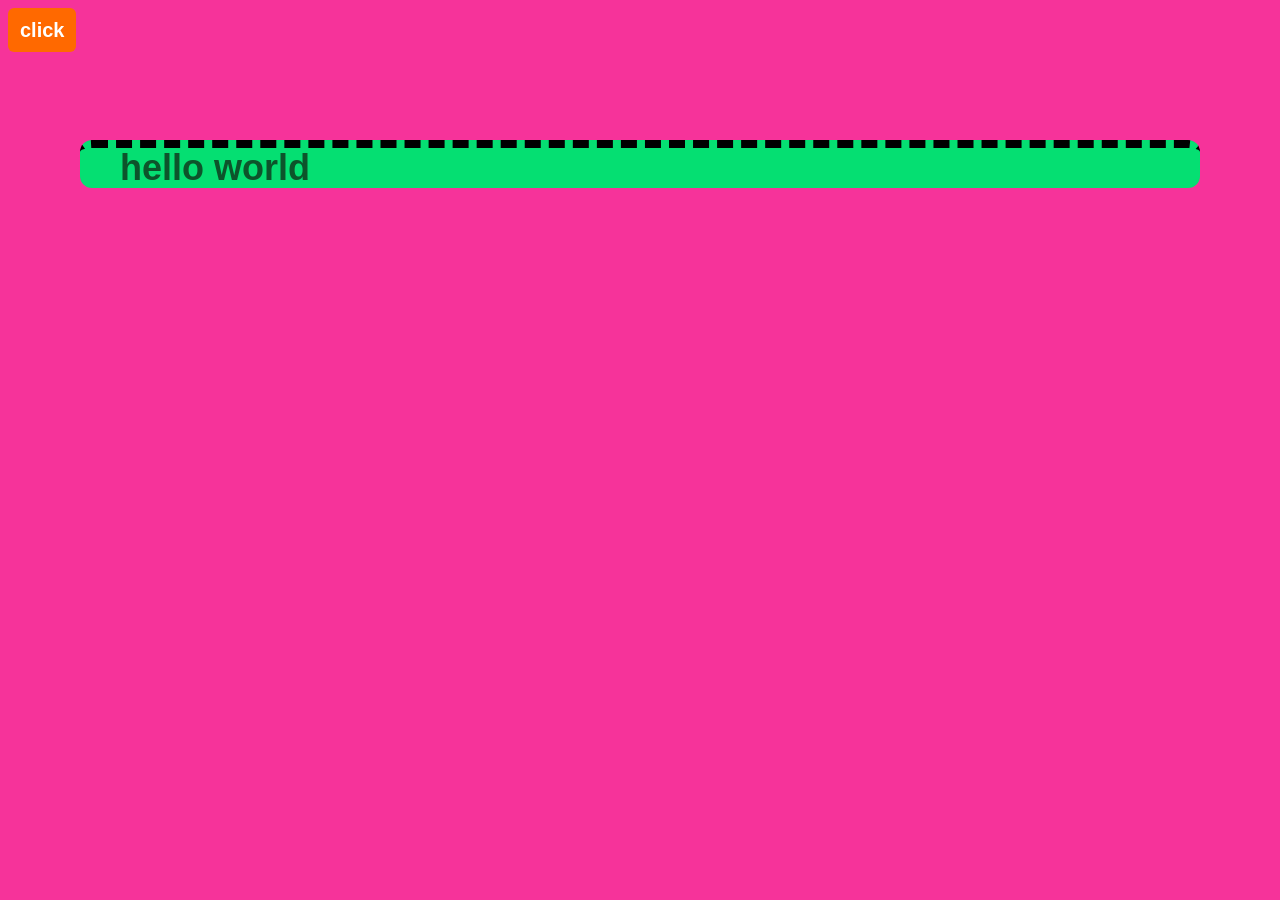
<file: tailwind/src/html/index.html>
<!DOCTYPE html>
<html lang="en">
<head>
    <link rel="stylesheet" href="../output.css">
    <meta charset="UTF-8">
    <meta name="viewport" content="width=device-width, initial-scale=1.0">
    <title>Document</title>
</head>
<body class=" bg-pink-500">
    <button 
     class="big bg-orange-500 px-3 py-2 rounded-md font-semibold text-white text-xl hover:shadow-2xl shadow-orange-500 hover:big-orange-400 m-2 hover:-translate-0.5">
     click
        
    </button>
    <p class="text-4xl font-black text-green-900 big bg-green-400 px-10 border-t-8 border-black border-dashed ml-20 mt-20 mr-20 rounded-xl"> hello world</p>
    
</body>
</html>
</file>
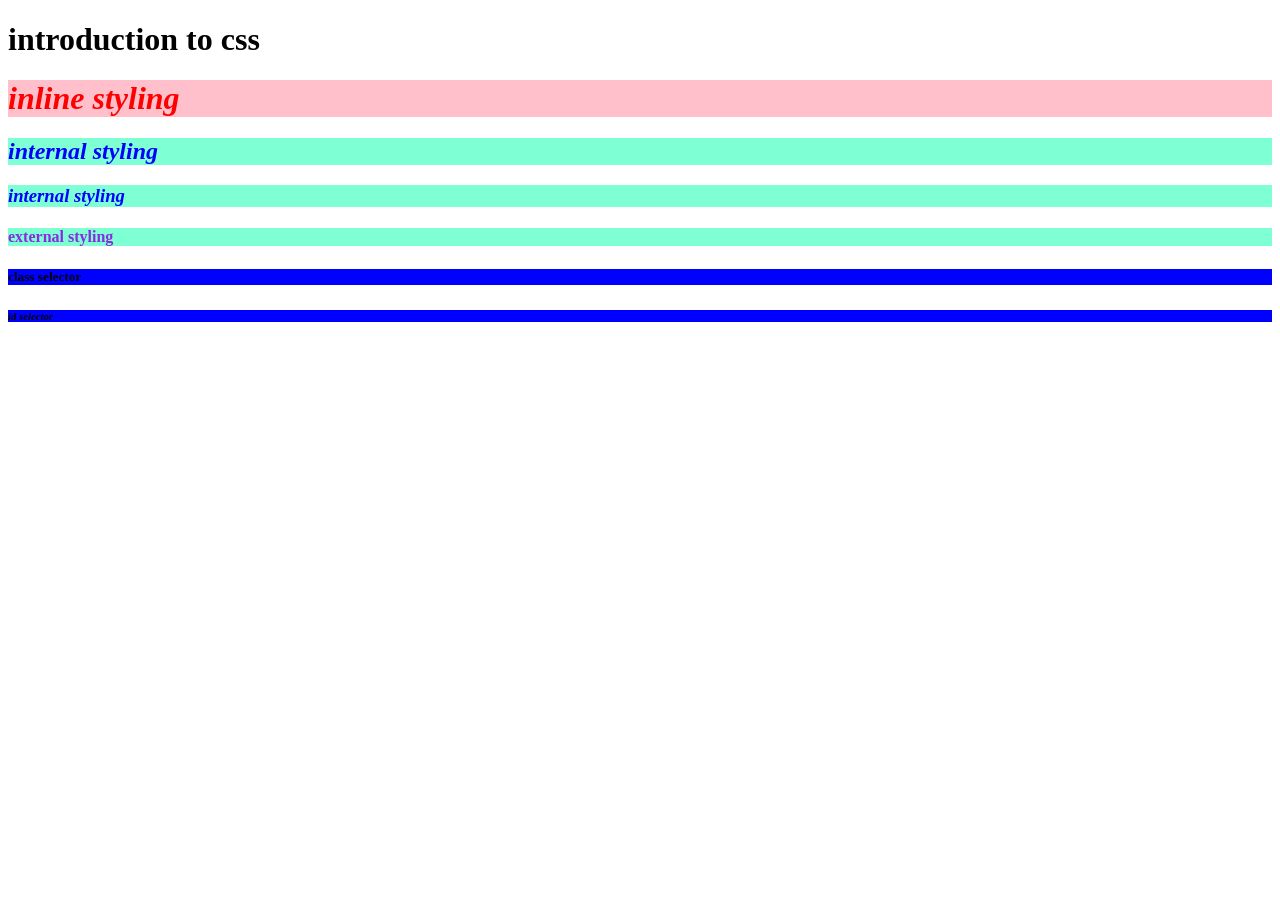
<file: html/cssintro.html>
<!DOCTYPE html>
<html lang="en">

<head>
    <link rel="stylesheet" href="/css/style.css">
    <meta charset="UTF-8">
    <meta name="viewport" content="width=device-width, initial-scale=1.0">
    <title>Document</title>
    <style>
        h3{
            background-color: aquamarine;
            color: blue;
            font-style: italic;

        }
        h2 {
            background-color: aquamarine;
            color: blue;
            font-style: italic;

        }
    </style>
</head>

<body>
    <h1> introduction to css </h1>
    <h1 style="background-color: pink; color: red; font-style: italic; "> inline styling </hl>
        <h2> internal styling </h2>
        <h3> internal styling </h3>
        <h4> external styling </h4>
        <h5 class="larissa"> class selector </h5>
        <h6 id="larissa"> id selector </h6>

</body>

</html>
</file>
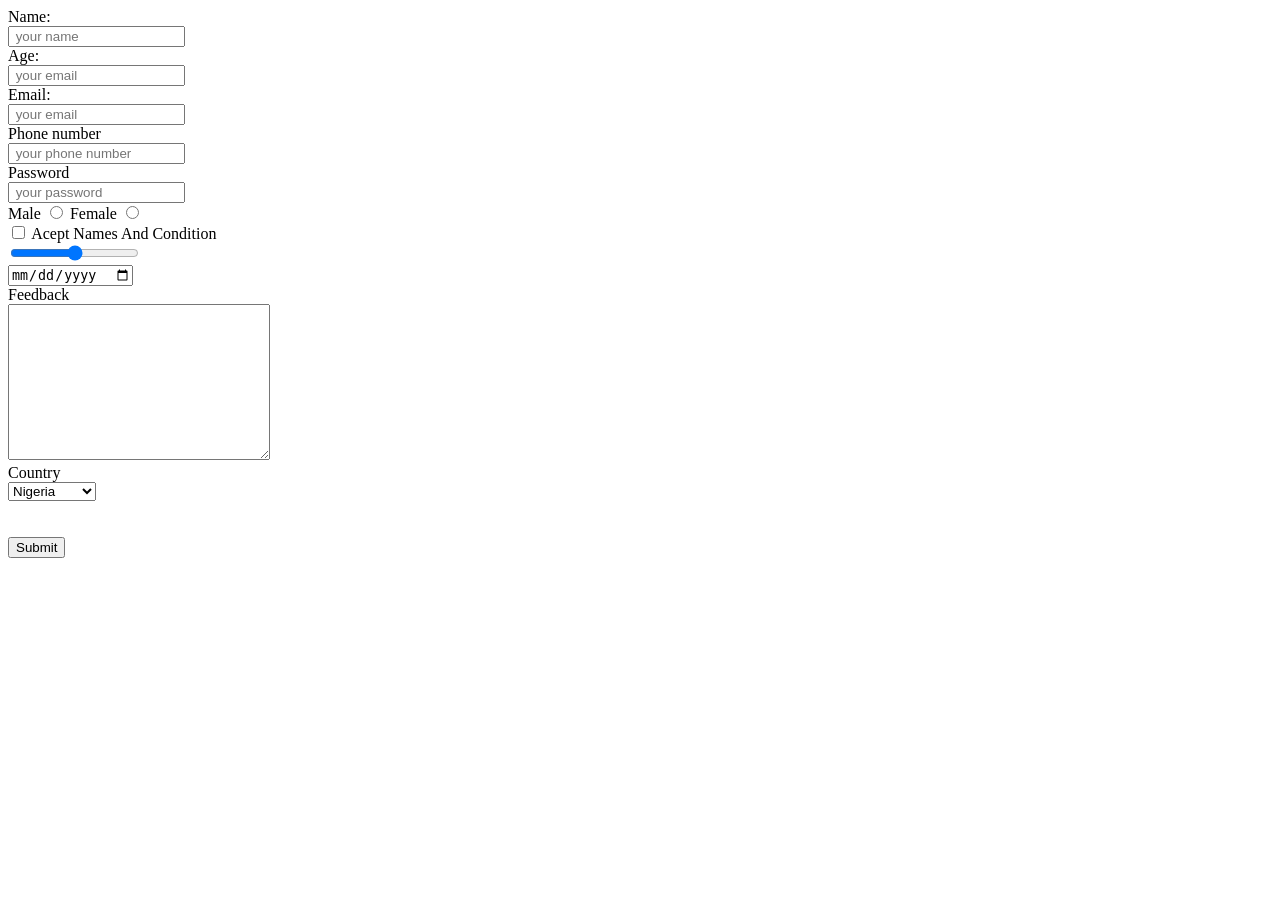
<file: html/forms.html>
<!DOCTYPE html>
<html lang="en">

<head>
    <meta charset="UTF-8">
    <meta name="viewport" content="width=device-width, initial-scale=1.0">
    <title>Document</title>
</head>

<body>
    <form action="">
        <div>
            <label for=""> Name: </label> <br>
            <input type="text" placeholder=" your name">
        </div>
        <div>
            <label for=""> Age: </label> <br>
            <input type="text" placeholder=" your email ">
        </div>
        <div>
            <label for=""> Email: </label> <br>
            <input type="text" placeholder=" your email">
        </div>
        <div>
            <label for=""> Phone number </label> <br> 
            <input type="text" placeholder=" your phone number">
            <div>
                <label for="">Password</label> <br>
                <input type="password" placeholder=" your password ">
            </div>
        </div>
        <div> 
            <label for=""> Male </label>
            <input type="radio" name="gender">
            <label for=""> Female </label>
            <input type="radio" name="gender">
        </div>
         <div>
            <input type="checkbox">
            <label for=""> Acept Names And Condition </label>
        </div>
        <div>
            <input type="Range"> <br>
            <input type="date">
        </div>
        <div>
            <label for="">Feedback</label> <br>
            <textarea name="" id="" cols="30" rows="10"></textarea>
        </div>
        <div>
            <label for="">Country</label> <br> 
            <select name="" id="">
                <option value="">Nigeria</option>
                <option value="">Togo</option>
                <option value="">Ghana</option>
                <option value="">Mali</option>
                <option value="">Bukinafaso</option>
            </select>
        </div>
        <br>
        <br>
        <input type="submit">
    </form>


</body>

</html>
</file>
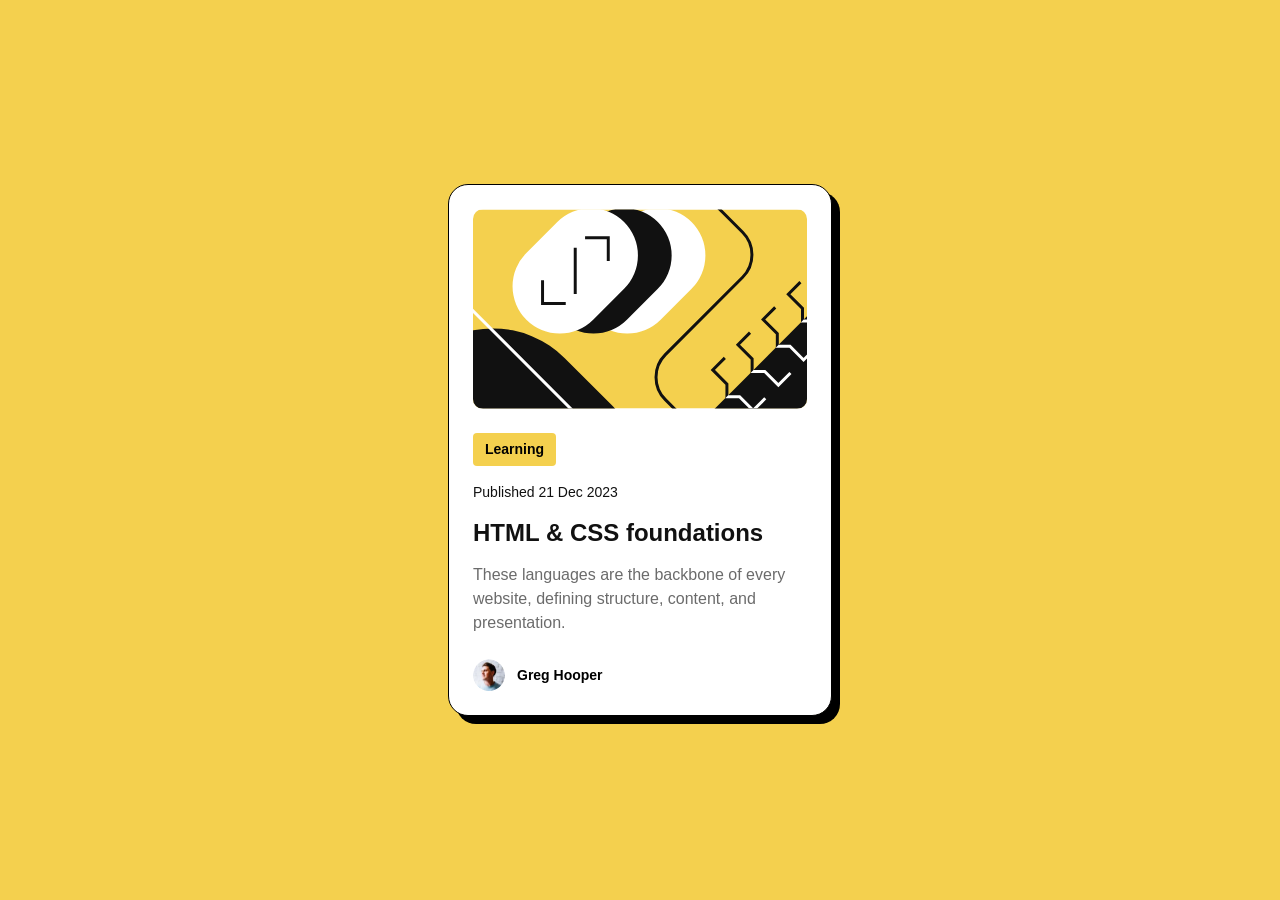
<file: tailwind/src/html/blog.html>
<!DOCTYPE html>
<html lang="en">
<head>
    <link rel="stylesheet" href="../output.css">
    <meta charset="UTF-8">
    <meta name="viewport" content="width=device-width, initial-scale=1.0">
    <title>Document</title>
</head>
<body class="min-h-screen bg-[#F4D04E] flex items-center justify-center p-6">

  <div
    class="w-full max-w-[384px] bg-white border-[1.5px] border-black rounded-[20px] p-6 shadow-[8px_8px_0px_#000]"
  >

    <div class="w-full h-[200px] overflow-hidden rounded-[10px] mb-6">
      <img
        src="../asset/images/illustration-article.svg"
        alt="HTML and CSS illustration"
        class="w-full h-full object-cover"
      >
    </div>

    <div class="mb-4">
      <span
        class="inline-block bg-[#F4D04E] px-3 py-1.5 rounded-[4px] text-[14px] font-extrabold text-black"
      >
        Learning
      </span>
    </div>

    <p class="text-[14px] font-medium text-[#111] mb-4">
      Published 21 Dec 2023
    </p>

    <h1
      class="text-[24px] leading-[1.2] font-extrabold text-[#111] mb-4"
    >
      HTML & CSS foundations
    </h1>

    <p
      class="text-[16px] leading-[1.5] text-[#6B6B6B] mb-6"
    >
      These languages are the backbone of every
      website, defining structure, content, and
      presentation.
    </p>

    <div class="flex items-center gap-3">

      <img
        src="../asset/images/image-avatar.webp"
        alt="Greg Hooper"
        class="w-8 h-8 rounded-full object-cover"
      >

      <p class="text-[14px] font-extrabold text-black">
        Greg Hooper
      </p>

    </div>

  </div>

</body>
</html>
</file>
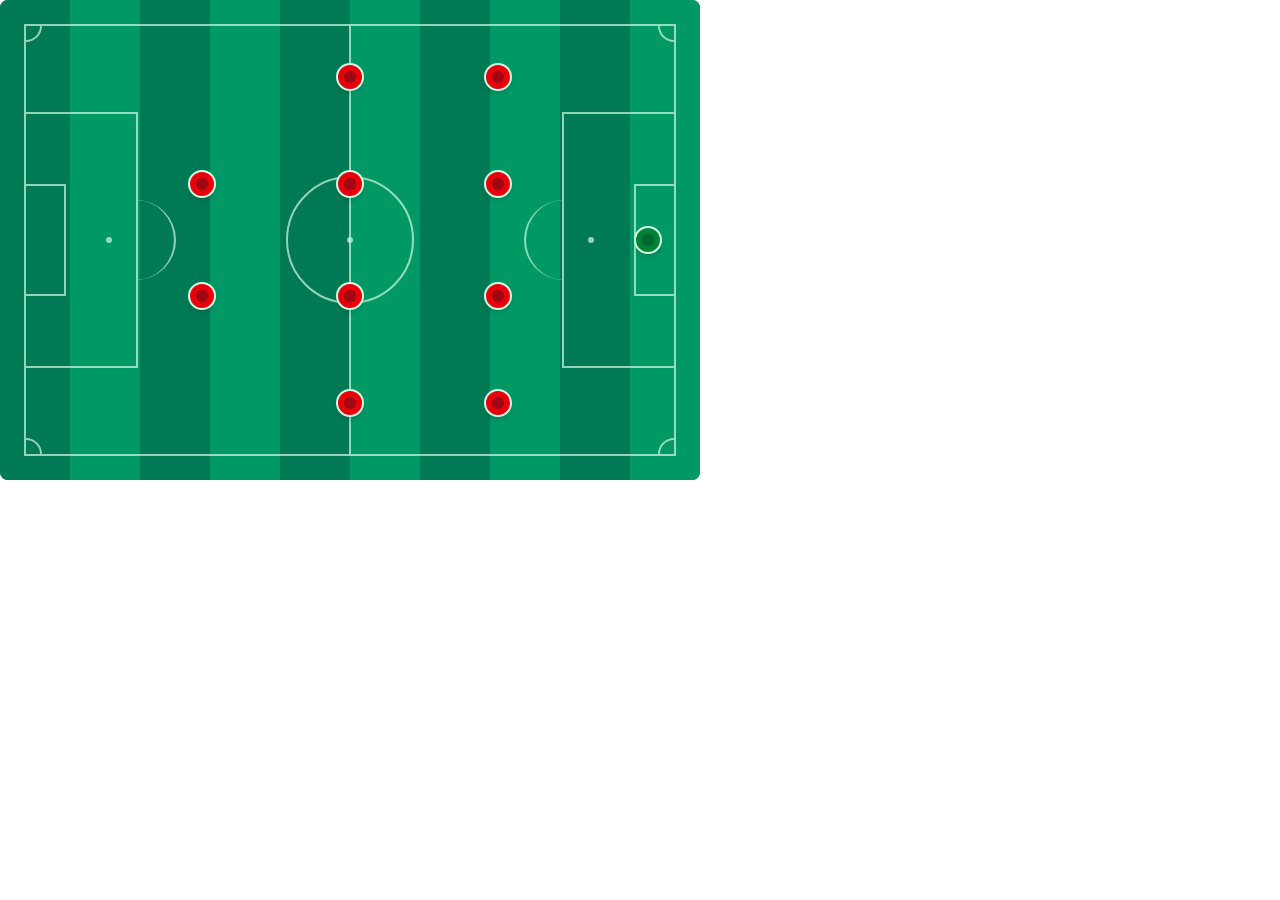
<file: tailwind/src/html/field.html>
<!DOCTYPE html>
<html lang="en">
<head>
  <link rel="stylesheet" href="../output.css">
  <meta charset="UTF-8">
  <meta name="viewport" content="width=device-width, initial-scale=1.0">
  <title>Document</title>
</head>
<body>
  
<div class="relative w-[700px] h-[480px] bg-emerald-700 p-6 rounded-lg overflow-hidden flex items-center justify-center">
  <!-- Alternating Field Stripes Background -->
  <div class="absolute inset-0 flex">
    <div class="flex-1 bg-emerald-700"></div>
    <div class="flex-1 bg-emerald-600"></div>
    <div class="flex-1 bg-emerald-700"></div>
    <div class="flex-1 bg-emerald-600"></div>
    <div class="flex-1 bg-emerald-700"></div>
    <div class="flex-1 bg-emerald-600"></div>
    <div class="flex-1 bg-emerald-700"></div>
    <div class="flex-1 bg-emerald-600"></div>
    <div class="flex-1 bg-emerald-700"></div>
    <div class="flex-1 bg-emerald-600"></div>
  </div>

  <!-- Main Pitch Container & Outer Boundary -->
  <div class="relative w-full h-full border-2 border-emerald-100/70">
    
    <!-- Halfway Line -->
    <div class="absolute top-0 bottom-0 left-1/2 -translate-x-1/2 w-0.5 bg-emerald-100/70"></div>
    
    <!-- Center Circle & Spot -->
    <div class="absolute top-1/2 left-1/2 -translate-x-1/2 -translate-y-1/2 w-32 h-32 border-2 border-emerald-100/70 rounded-full flex items-center justify-center">
      <div class="w-1.5 h-1.5 bg-emerald-100/70 rounded-full"></div>
    </div>

    <!-- Left Penalty Area -->
    <div class="absolute left-0 top-1/2 -translate-y-1/2 w-28 h-64 border-r-2 border-y-2 border-emerald-100/70">
      <!-- Penalty Spot -->
      <div class="absolute right-6 top-1/2 -translate-y-1/2 w-1.5 h-1.5 bg-emerald-100/70 rounded-full"></div>
      <!-- Goal Area -->
      <div class="absolute left-0 top-1/2 -translate-y-1/2 w-10 h-28 border-r-2 border-y-2 border-emerald-100/70"></div>
      <!-- Penalty Arc -->
      <div class="absolute -right-10 top-1/2 -translate-y-1/2 w-20 h-20 border-r-2 border-emerald-100/70 rounded-full clip-arc"></div>
    </div>

    <!-- Right Penalty Area -->
    <div class="absolute right-0 top-1/2 -translate-y-1/2 w-28 h-64 border-l-2 border-y-2 border-emerald-100/70">
      <!-- Penalty Spot -->
      <div class="absolute left-6 top-1/2 -translate-y-1/2 w-1.5 h-1.5 bg-emerald-100/70 rounded-full"></div>
      <!-- Goal Area -->
      <div class="absolute right-0 top-1/2 -translate-y-1/2 w-10 h-28 border-l-2 border-y-2 border-emerald-100/70"></div>
      <!-- Penalty Arc -->
      <div class="absolute -left-10 top-1/2 -translate-y-1/2 w-20 h-20 border-l-2 border-emerald-100/70 rounded-full"></div>
    </div>

    <!-- Corner Arcs -->
    <div class="absolute top-0 left-0 w-4 h-4 border-r-2 border-b-2 border-emerald-100/70 rounded-br-full"></div>
    <div class="absolute bottom-0 left-0 w-4 h-4 border-r-2 border-t-2 border-emerald-100/70 rounded-tr-full"></div>
    <div class="absolute top-0 right-0 w-4 h-4 border-l-2 border-b-2 border-emerald-100/70 rounded-bl-full"></div>
    <div class="absolute bottom-0 right-0 w-4 h-4 border-l-2 border-t-2 border-emerald-100/70 rounded-tl-full"></div>

    <!-- PLAYERS (4-4-2 Formation Layout) -->

    <!-- Goalkeeper (Green) -->
    <div class="absolute right-3 top-1/2 -translate-y-1/2 w-7 h-7 bg-green-700 border-2 border-emerald-100 rounded-full flex items-center justify-center shadow-md">
      <div class="w-3 h-3 bg-green-800 rounded-full"></div>
    </div>

    <!-- Defenders (4 Red) -->
    <div class="absolute right-1/4 top-[12%] -translate-y-1/2 w-7 h-7 bg-red-600 border-2 border-emerald-100 rounded-full flex items-center justify-center shadow-md">
      <div class="w-3 h-3 bg-red-800 rounded-full"></div>
    </div>
    <div class="absolute right-1/4 top-[37%] -translate-y-1/2 w-7 h-7 bg-red-600 border-2 border-emerald-100 rounded-full flex items-center justify-center shadow-md">
      <div class="w-3 h-3 bg-red-800 rounded-full"></div>
    </div>
    <div class="absolute right-1/4 top-[63%] -translate-y-1/2 w-7 h-7 bg-red-600 border-2 border-emerald-100 rounded-full flex items-center justify-center shadow-md">
      <div class="w-3 h-3 bg-red-800 rounded-full"></div>
    </div>
    <div class="absolute right-1/4 top-[88%] -translate-y-1/2 w-7 h-7 bg-red-600 border-2 border-emerald-100 rounded-full flex items-center justify-center shadow-md">
      <div class="w-3 h-3 bg-red-800 rounded-full"></div>
    </div>

    <!-- Midfielders (4 Red) -->
    <div class="absolute left-1/2 top-[12%] -translate-y-1/2 -translate-x-1/2 w-7 h-7 bg-red-600 border-2 border-emerald-100 rounded-full flex items-center justify-center shadow-md">
      <div class="w-3 h-3 bg-red-800 rounded-full"></div>
    </div>
    <div class="absolute left-1/2 top-[37%] -translate-y-1/2 -translate-x-1/2 w-7 h-7 bg-red-600 border-2 border-emerald-100 rounded-full flex items-center justify-center shadow-md">
      <div class="w-3 h-3 bg-red-800 rounded-full"></div>
    </div>
    <div class="absolute left-1/2 top-[63%] -translate-y-1/2 -translate-x-1/2 w-7 h-7 bg-red-600 border-2 border-emerald-100 rounded-full flex items-center justify-center shadow-md">
      <div class="w-3 h-3 bg-red-800 rounded-full"></div>
    </div>
    <div class="absolute left-1/2 top-[88%] -translate-y-1/2 -translate-x-1/2 w-7 h-7 bg-red-600 border-2 border-emerald-100 rounded-full flex items-center justify-center shadow-md">
      <div class="w-3 h-3 bg-red-800 rounded-full"></div>
    </div>

    <!-- Forwards (2 Red) -->
    <div class="absolute left-1/4 top-[37%] -translate-y-1/2 w-7 h-7 bg-red-600 border-2 border-emerald-100 rounded-full flex items-center justify-center shadow-md">
      <div class="w-3 h-3 bg-red-800 rounded-full"></div>
    </div>
    <div class="absolute left-1/4 top-[63%] -translate-y-1/2 w-7 h-7 bg-red-600 border-2 border-emerald-100 rounded-full flex items-center justify-center shadow-md">
      <div class="w-3 h-3 bg-red-800 rounded-full"></div>
    </div>

  </div>
</div>
</body>
</html>
</file>
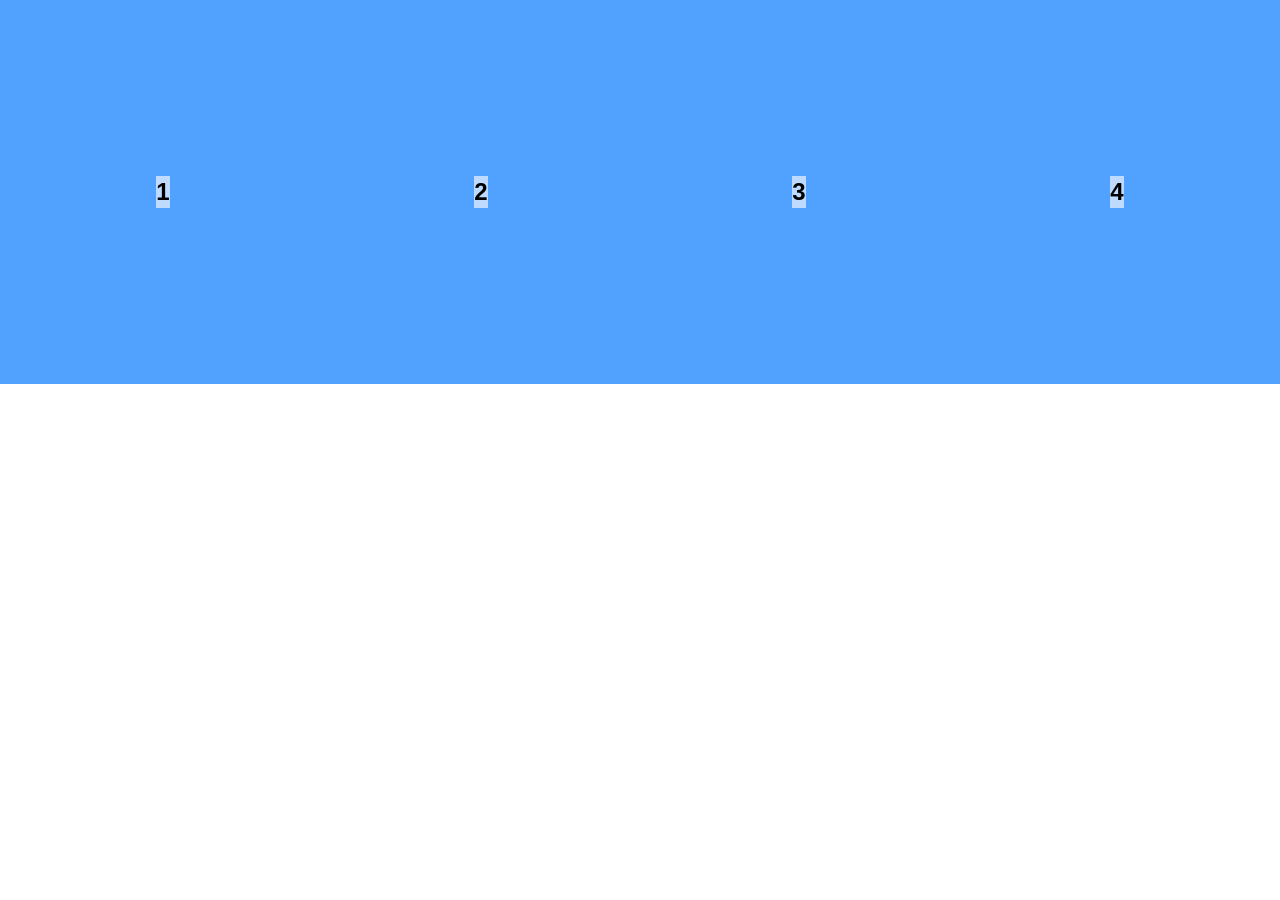
<file: tailwind/src/html/flex.html>
<!DOCTYPE html>
<html lang="en">
<head>
    <link rel="stylesheet" href="../output.css">
    <meta charset="UTF-8">
    <meta name="viewport" content="width=device-width, initial-scale=1.0">
    <title>Document</title>
</head>
<div>

</div>
<body>
    <div class="text-2xl font-bold bg-blue-400 p-4 h-96 flex gap-6 justify-around items-center">
        <div class="bg-blue-200">1</div>
        <div class="bg-blue-200">2</div>
        <div class="bg-blue-200">3</div>
        <div class="bg-blue-200">4</div>
    </div>
</body>
</html>
</file>
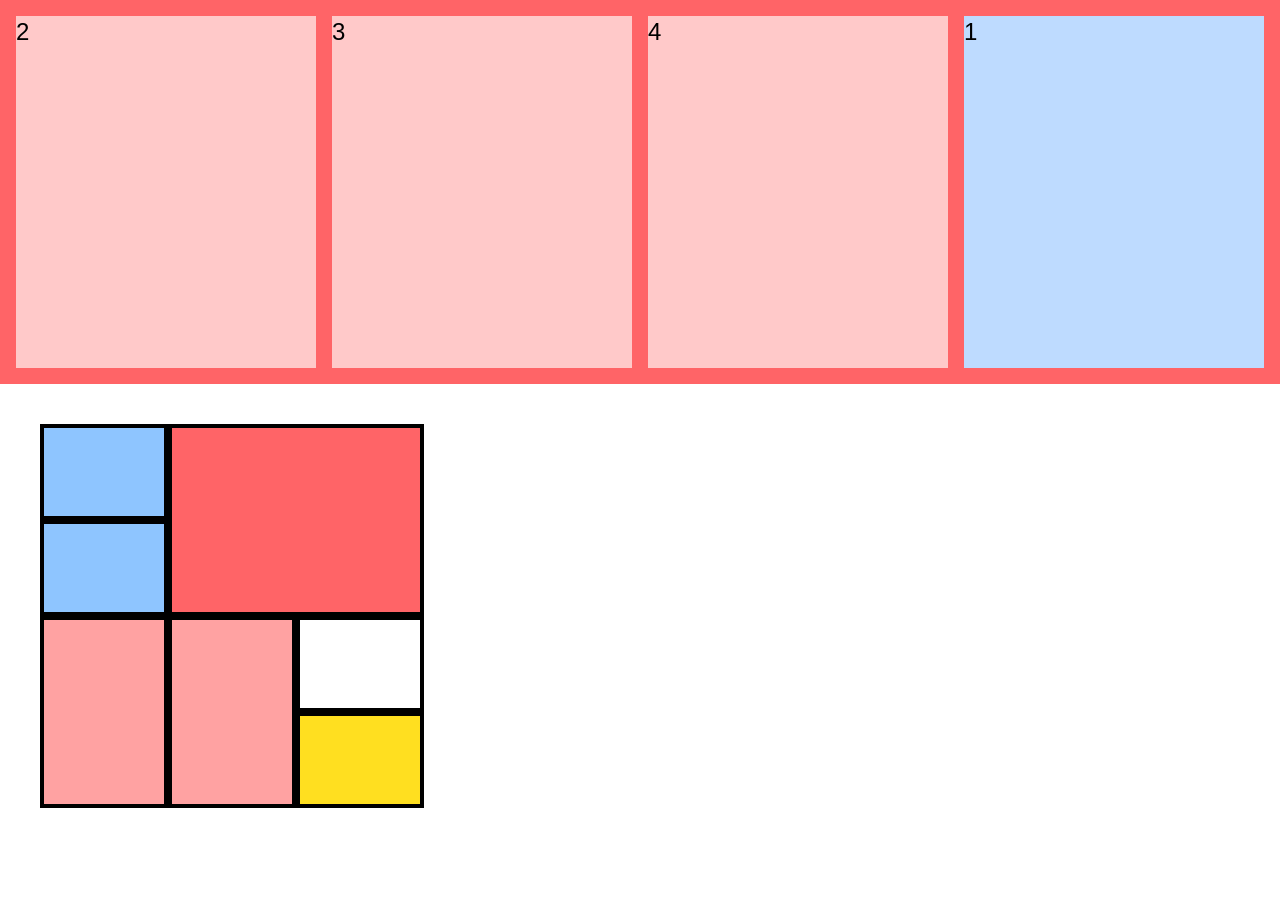
<file: tailwind/src/html/grid.html>
<!DOCTYPE html>
<html lang="en">
<head><link rel="stylesheet" href="../output.css">
    <meta charset="UTF-8">
    <meta name="viewport" content="width=device-width, initial-scale=1.0">
    <title>Document</title>
</head>
<body>
    <div class="bg-red-400 p-4 text-2xl h-96 grid grid-cols-4 gap-4 ">
        <div class=" bg-blue-200 col-start-4 row-start-1 row-end-2">1</div>
        <div class=" bg-red-200 ">2</div>
        <div class=" bg-red-200 ">3</div>
        <div class=" bg-red-200 ">4</div>
    </div> 

    <div class=" h-96 w-96 border-4 m-10 bg-black grid grid-col-3 gap-2" >
        <div class=" bg-red-400 col-start-2 col-end-4 row-start-1 row-end-3"></div>
        <div class=" bg-blue-300"></div>
        <div class=" bg-blue-300"></div>
        <div class=" bg-white"></div>
        <div class=" bg-red-300 row-start-3 row-end-5"></div>
        <div class=" bg-red-300 row-start-3 row-end-5"></div>
        <div class=" bg-yellow-300 col-start-3 col-end-4"></div>

    </div>
    
</body>
</html>
</file>
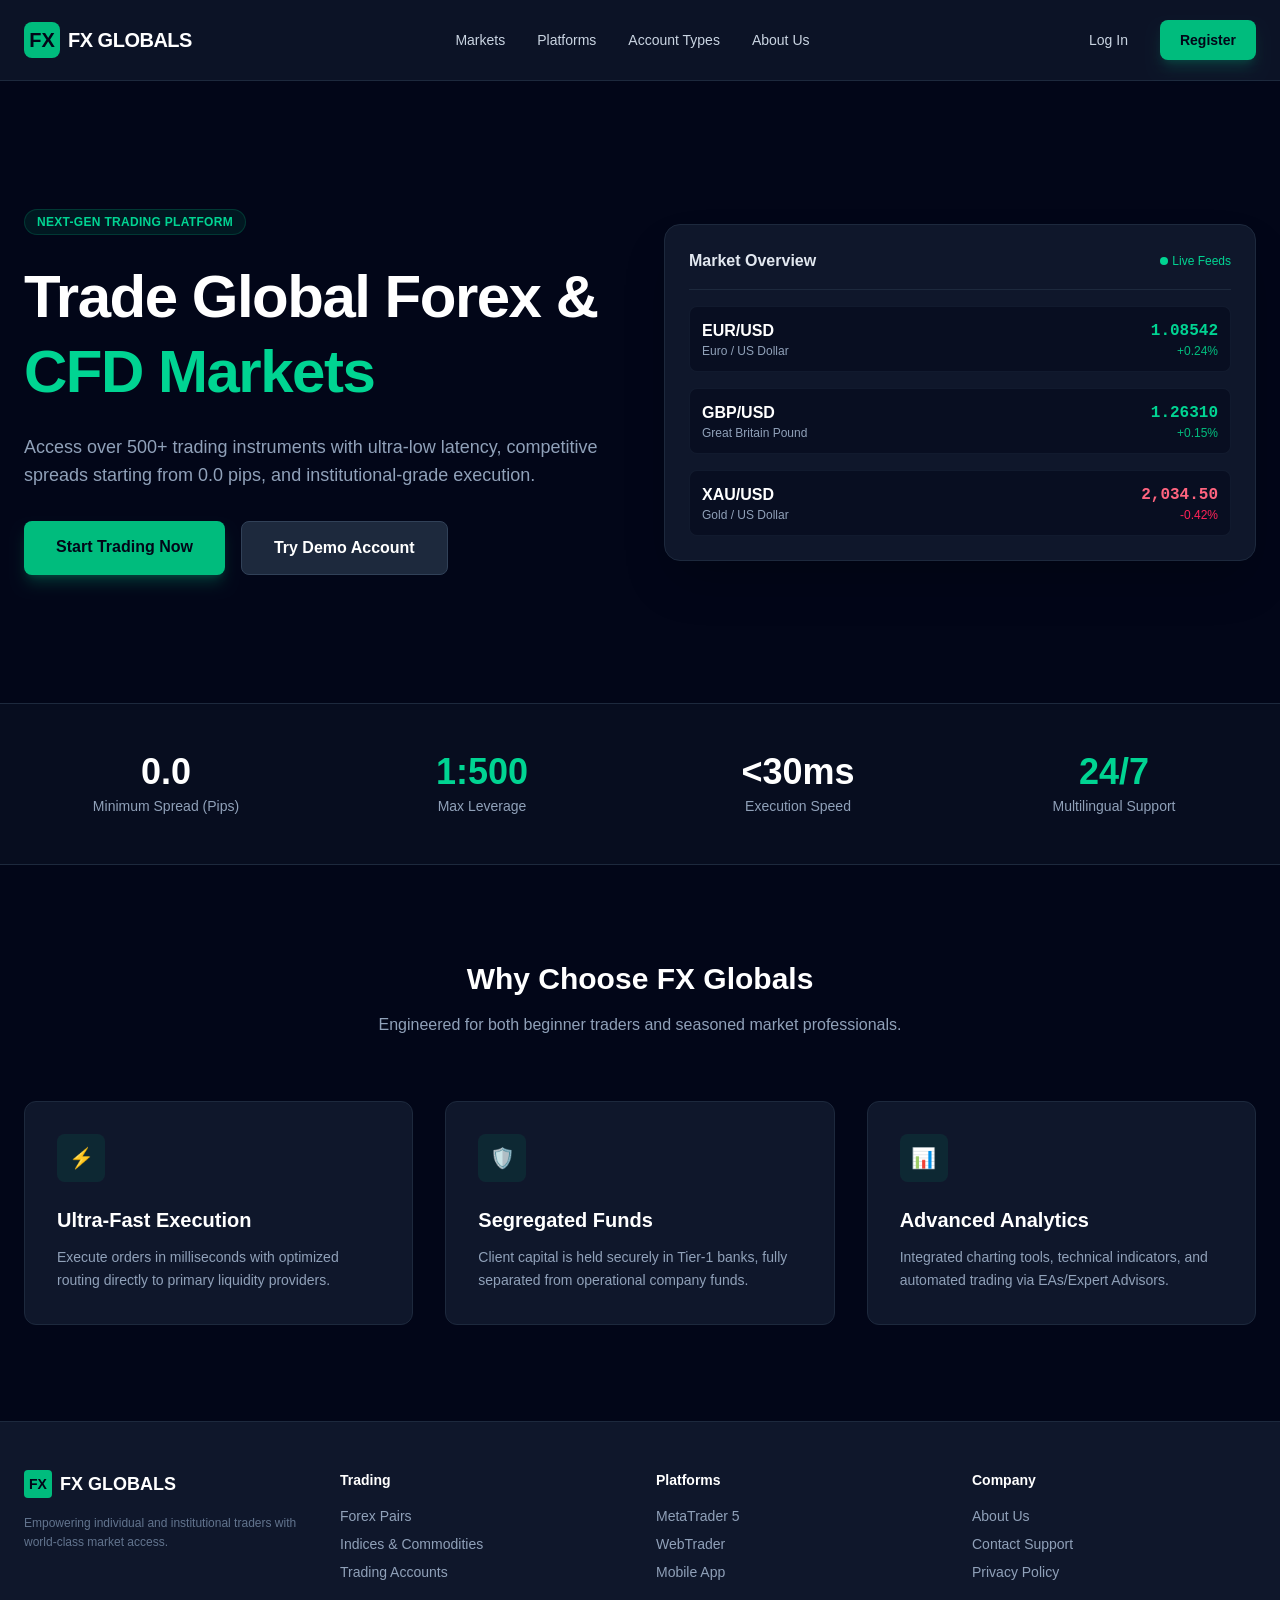
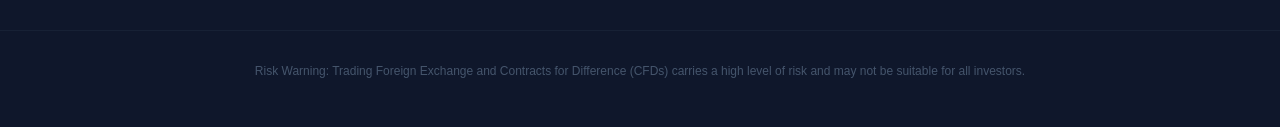
<file: tailwind/src/html/investmentcode1.html>
<!DOCTYPE html>
<html lang="en">
<head>
    <link rel="stylesheet" href="../output.css">
    <meta charset="UTF-8">
    <meta name="viewport" content="width=device-width, initial-scale=1.0">
    <title>Document</title>
</head>

<body class="bg-slate-950 text-slate-100 font-sans antialiased">

  <header class="sticky top-0 z-50 bg-slate-900/80 backdrop-blur-md border-b border-slate-800">
    <div class="max-w-7xl mx-auto px-6 h-20 flex items-center justify-between">
      <div class="flex items-center space-x-2">
        <div class="h-9 w-9 bg-emerald-500 rounded-lg flex items-center justify-center font-bold text-slate-950 text-xl">FX</div>
        <span class="text-xl font-bold tracking-tight text-white">FX GLOBALS</span>
      </div>
      
      <nav class="hidden md:flex items-center space-x-8 text-sm font-medium text-slate-300">
        <a href="#markets" class="hover:text-emerald-400 transition-colors">Markets</a>
        <a href="#features" class="hover:text-emerald-400 transition-colors">Platforms</a>
        <a href="#accounts" class="hover:text-emerald-400 transition-colors">Account Types</a>
        <a href="#about" class="hover:text-emerald-400 transition-colors">About Us</a>
      </nav>

      <div class="flex items-center space-x-4">
        <a href="#" class="text-sm font-medium text-slate-300 hover:text-white px-4 py-2">Log In</a>
        <a href="#" class="text-sm font-semibold bg-emerald-500 text-slate-950 px-5 py-2.5 rounded-lg hover:bg-emerald-400 transition-colors shadow-lg shadow-emerald-500/20">Register</a>
      </div>
    </div>
  </header>

  <section class="relative py-24 md:py-32 overflow-hidden">
    <div class="max-w-7xl mx-auto px-6 relative z-10">
      <div class="grid lg:grid-cols-2 gap-12 items-center">
        <div>
          <span class="inline-block py-1 px-3 rounded-full bg-emerald-500/10 text-emerald-400 text-xs font-semibold tracking-wide uppercase border border-emerald-500/20 mb-6">
            Next-Gen Trading Platform
          </span>
          <h1 class="text-4xl md:text-6xl font-extrabold tracking-tight text-white leading-tight mb-6">
            Trade Global Forex & <span class="text-emerald-400">CFD Markets</span>
          </h1>
          <p class="text-lg text-slate-400 mb-8 max-w-xl">
            Access over 500+ trading instruments with ultra-low latency, competitive spreads starting from 0.0 pips, and institutional-grade execution.
          </p>
          <div class="flex flex-col sm:flex-row gap-4">
            <a href="#" class="text-center font-semibold bg-emerald-500 text-slate-950 px-8 py-3.5 rounded-lg hover:bg-emerald-400 transition-colors shadow-lg shadow-emerald-500/25">
              Start Trading Now
            </a>
            <a href="#" class="text-center font-semibold bg-slate-800 text-white px-8 py-3.5 rounded-lg hover:bg-slate-700 transition-colors border border-slate-700">
              Try Demo Account
            </a>
          </div>
        </div>
        
        <div class="bg-slate-900 border border-slate-800 rounded-2xl p-6 shadow-2xl">
          <div class="flex justify-between items-center pb-4 mb-4 border-b border-slate-800">
            <h3 class="font-semibold text-slate-200">Market Overview</h3>
            <span class="text-xs text-emerald-400 flex items-center gap-1">
              <span class="h-2 w-2 rounded-full bg-emerald-400 animate-pulse"></span> Live Feeds
            </span>
          </div>
          <div class="space-y-4">
            <div class="flex items-center justify-between p-3 rounded-lg bg-slate-950/50 border border-slate-800/50">
              <div>
                <p class="font-bold text-white">EUR/USD</p>
                <p class="text-xs text-slate-400">Euro / US Dollar</p>
              </div>
              <div class="text-right">
                <p class="font-mono text-emerald-400 font-semibold">1.08542</p>
                <p class="text-xs text-emerald-500">+0.24%</p>
              </div>
            </div>
            <div class="flex items-center justify-between p-3 rounded-lg bg-slate-950/50 border border-slate-800/50">
              <div>
                <p class="font-bold text-white">GBP/USD</p>
                <p class="text-xs text-slate-400">Great Britain Pound</p>
              </div>
              <div class="text-right">
                <p class="font-mono text-emerald-400 font-semibold">1.26310</p>
                <p class="text-xs text-emerald-500">+0.15%</p>
              </div>
            </div>
            <div class="flex items-center justify-between p-3 rounded-lg bg-slate-950/50 border border-slate-800/50">
              <div>
                <p class="font-bold text-white">XAU/USD</p>
                <p class="text-xs text-slate-400">Gold / US Dollar</p>
              </div>
              <div class="text-right">
                <p class="font-mono text-rose-400 font-semibold">2,034.50</p>
                <p class="text-xs text-rose-500">-0.42%</p>
              </div>
            </div>
          </div>
        </div>
      </div>
    </div>
  </section>

  <section class="border-y border-slate-800 bg-slate-900/40 py-12">
    <div class="max-w-7xl mx-auto px-6 grid grid-cols-2 md:grid-cols-4 gap-8 text-center">
      <div>
        <p class="text-3xl md:text-4xl font-extrabold text-white">0.0</p>
        <p class="text-sm text-slate-400 mt-1">Minimum Spread (Pips)</p>
      </div>
      <div>
        <p class="text-3xl md:text-4xl font-extrabold text-emerald-400">1:500</p>
        <p class="text-sm text-slate-400 mt-1">Max Leverage</p>
      </div>
      <div>
        <p class="text-3xl md:text-4xl font-extrabold text-white">&lt;30ms</p>
        <p class="text-sm text-slate-400 mt-1">Execution Speed</p>
      </div>
      <div>
        <p class="text-3xl md:text-4xl font-extrabold text-emerald-400">24/7</p>
        <p class="text-sm text-slate-400 mt-1">Multilingual Support</p>
      </div>
    </div>
  </section>

  <section id="features" class="py-24">
    <div class="max-w-7xl mx-auto px-6">
      <div class="text-center max-w-2xl mx-auto mb-16">
        <h2 class="text-3xl font-bold text-white mb-4">Why Choose FX Globals</h2>
        <p class="text-slate-400">Engineered for both beginner traders and seasoned market professionals.</p>
      </div>

      <div class="grid md:grid-cols-3 gap-8">
        <div class="bg-slate-900 border border-slate-800 p-8 rounded-xl hover:border-emerald-500/50 transition-colors">
          <div class="w-12 h-12 bg-emerald-500/10 text-emerald-400 rounded-lg flex items-center justify-center mb-6 font-bold text-xl">⚡</div>
          <h3 class="text-xl font-bold text-white mb-3">Ultra-Fast Execution</h3>
          <p class="text-slate-400 text-sm leading-relaxed">Execute orders in milliseconds with optimized routing directly to primary liquidity providers.</p>
        </div>
        <div class="bg-slate-900 border border-slate-800 p-8 rounded-xl hover:border-emerald-500/50 transition-colors">
          <div class="w-12 h-12 bg-emerald-500/10 text-emerald-400 rounded-lg flex items-center justify-center mb-6 font-bold text-xl">🛡️</div>
          <h3 class="text-xl font-bold text-white mb-3">Segregated Funds</h3>
          <p class="text-slate-400 text-sm leading-relaxed">Client capital is held securely in Tier-1 banks, fully separated from operational company funds.</p>
        </div>
        <div class="bg-slate-900 border border-slate-800 p-8 rounded-xl hover:border-emerald-500/50 transition-colors">
          <div class="w-12 h-12 bg-emerald-500/10 text-emerald-400 rounded-lg flex items-center justify-center mb-6 font-bold text-xl">📊</div>
          <h3 class="text-xl font-bold text-white mb-3">Advanced Analytics</h3>
          <p class="text-slate-400 text-sm leading-relaxed">Integrated charting tools, technical indicators, and automated trading via EAs/Expert Advisors.</p>
        </div>
      </div>
    </div>
  </section>

  <footer class="bg-slate-900 border-t border-slate-800 py-12 text-slate-400 text-sm">
    <div class="max-w-7xl mx-auto px-6 grid grid-cols-1 md:grid-cols-4 gap-8 mb-12">
      <div>
        <div class="flex items-center space-x-2 mb-4">
          <div class="h-7 w-7 bg-emerald-500 rounded flex items-center justify-center font-bold text-slate-950 text-sm">FX</div>
          <span class="text-lg font-bold text-white">FX GLOBALS</span>
        </div>
        <p class="text-xs text-slate-500 leading-relaxed">Empowering individual and institutional traders with world-class market access.</p>
      </div>
      <div>
        <h4 class="text-white font-semibold mb-4">Trading</h4>
        <ul class="space-y-2">
          <li><a href="#" class="hover:text-emerald-400">Forex Pairs</a></li>
          <li><a href="#" class="hover:text-emerald-400">Indices & Commodities</a></li>
          <li><a href="#" class="hover:text-emerald-400">Trading Accounts</a></li>
        </ul>
      </div>
      <div>
        <h4 class="text-white font-semibold mb-4">Platforms</h4>
        <ul class="space-y-2">
          <li><a href="#" class="hover:text-emerald-400">MetaTrader 5</a></li>
          <li><a href="#" class="hover:text-emerald-400">WebTrader</a></li>
          <li><a href="#" class="hover:text-emerald-400">Mobile App</a></li>
        </ul>
      </div>
      <div>
        <h4 class="text-white font-semibold mb-4">Company</h4>
        <ul class="space-y-2">
          <li><a href="#" class="hover:text-emerald-400">About Us</a></li>
          <li><a href="#" class="hover:text-emerald-400">Contact Support</a></li>
          <li><a href="#" class="hover:text-emerald-400">Privacy Policy</a></li>
        </ul>
      </div>
    </div>
    <div class="max-w-7xl mx-auto px-6 border-t border-slate-800/60 pt-8 text-center text-xs text-slate-600">
      <p>Risk Warning: Trading Foreign Exchange and Contracts for Difference (CFDs) carries a high level of risk and may not be suitable for all investors.</p>
    </div>
  </footer>

</body>
</html>
</file>
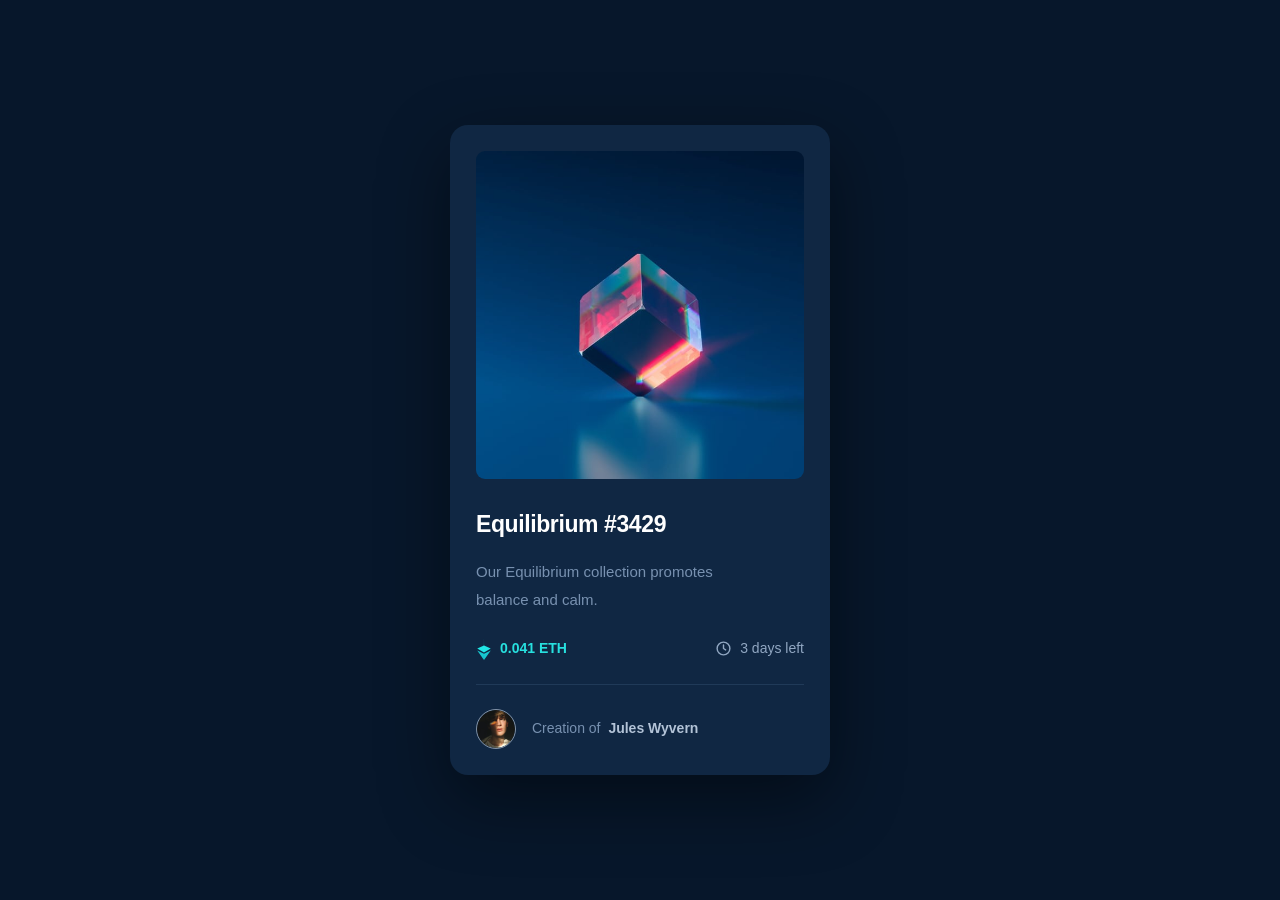
<file: tailwind/src/html/NFT.html>
<!DOCTYPE html>
<html lang="en">
<head>
    <link rel="stylesheet" href="../output.css">
    <meta charset="UTF-8">
    <meta name="viewport" content="width=device-width, initial-scale=1.0">
    <title>Document</title>
</head>
<body class="min-h-screen bg-[#07172b] flex items-center justify-center p-6">
       <div
        class="w-full max-w-[380px] rounded-[18px] bg-[#102743] p-[26px] shadow-[0_25px_70px_rgba(0,0,0,0.45)]"
    >
        <div
            class="group relative overflow-hidden rounded-[9px] bg-[#07345b]"
        >

            <img
                src="../asset/images/image-equilibrium.jpg"
                alt="Equilibrium NFT artwork"
                class="block aspect-square w-full object-cover transition duration-500 group-hover:scale-105"
            >
            <div
                class="absolute inset-0 flex items-center justify-center bg-cyan-400/20 opacity-0 transition duration-300 group-hover:opacity-100"
            >
                <div class="flex h-12 w-12 items-center justify-center rounded-full bg-cyan-400 text-[#07172b] shadow-lg">
                    <svg
                        xmlns="http://www.w3.org/2000/svg"
                        class="h-6 w-6"
                        fill="none"
                        viewBox="0 0 24 24"
                        stroke="currentColor"
                        stroke-width="2"
                    >
                        <path
                            stroke-linecap="round"
                            stroke-linejoin="round"
                            d="M2.458 12C3.732 7.943 7.523 5 12 5c4.478 0 8.268 2.943 9.542 7-1.274 4.057-5.064 7-9.542 7-4.477 0-8.268-2.943-9.542-7z"
                        />

                        <path
                            stroke-linecap="round"
                            stroke-linejoin="round"
                            d="M15 12a3 3 0 11-6 0 3 3 0 016 0z"
                        />
                    </svg>
                </div>
            </div>

        </div>

        <div class="pt-7">

            <h1 class="text-[23px] font-bold tracking-[-0.4px] text-white">
                Equilibrium #3429
            </h1>
            <p class="mt-4 text-[15px] leading-7 text-[#7891b0]">
                Our Equilibrium collection promotes
                <br>
                balance and calm.
            </p>

            <div class="mt-6 flex items-center justify-between">

                <div class="flex items-center gap-2">

                    <svg
                        width="16"
                        height="22"
                        viewBox="0 0 256 417"
                        xmlns="http://www.w3.org/2000/svg"
                    >
                        <path
                            fill="#21E6E6"
                            d="M127.9 0L126.8 141.4L0 199.1L127.9 273.6L255.8 199.1L129 141.4L127.9 0Z"
                        />

                        <path
                            fill="#17C8D0"
                            d="M127.9 300.3L126.8 416.7L0 237.5L127.9 300.3L255.8 237.5L129 416.7L127.9 300.3Z"
                        />
                    </svg>

                    <span class="text-[14px] font-semibold text-[#27e0df]">
                        0.041 ETH
                    </span>

                </div>

                <div class="flex items-center gap-2 text-[14px] text-[#91a7c2]">

                    <svg
                        xmlns="http://www.w3.org/2000/svg"
                        class="h-[17px] w-[17px]"
                        fill="none"
                        viewBox="0 0 24 24"
                        stroke="currentColor"
                        stroke-width="2"
                    >
                        <circle cx="12" cy="12" r="9"/>
                        <path
                            stroke-linecap="round"
                            stroke-linejoin="round"
                            d="M12 7v5l3 2"
                        />
                    </svg>

                    <span>
                        3 days left
                    </span>

                </div>

            </div>

            <div class="my-6 h-px bg-[#203a58]"></div>

            <div class="flex items-center gap-4">

                <div
                    class="h-10 w-10 overflow-hidden rounded-full border border-[#8192a7] bg-[#263b52]"
                >
                    <img
                        src="../asset/images/image-avatar.png"
                        alt="Creator avatar"
                        class="h-full w-full object-cover"
                    >
                </div>

                <p class="text-[14px] text-[#7891b0]">

                    <span>
                        Creation of
                    </span>

                    <span class="ml-1 font-semibold text-[#b3c3d7]">
                        Jules Wyvern
                    </span>

                </p>

            </div>

        </div>

    </div>
    
</body>
</html>
</file>
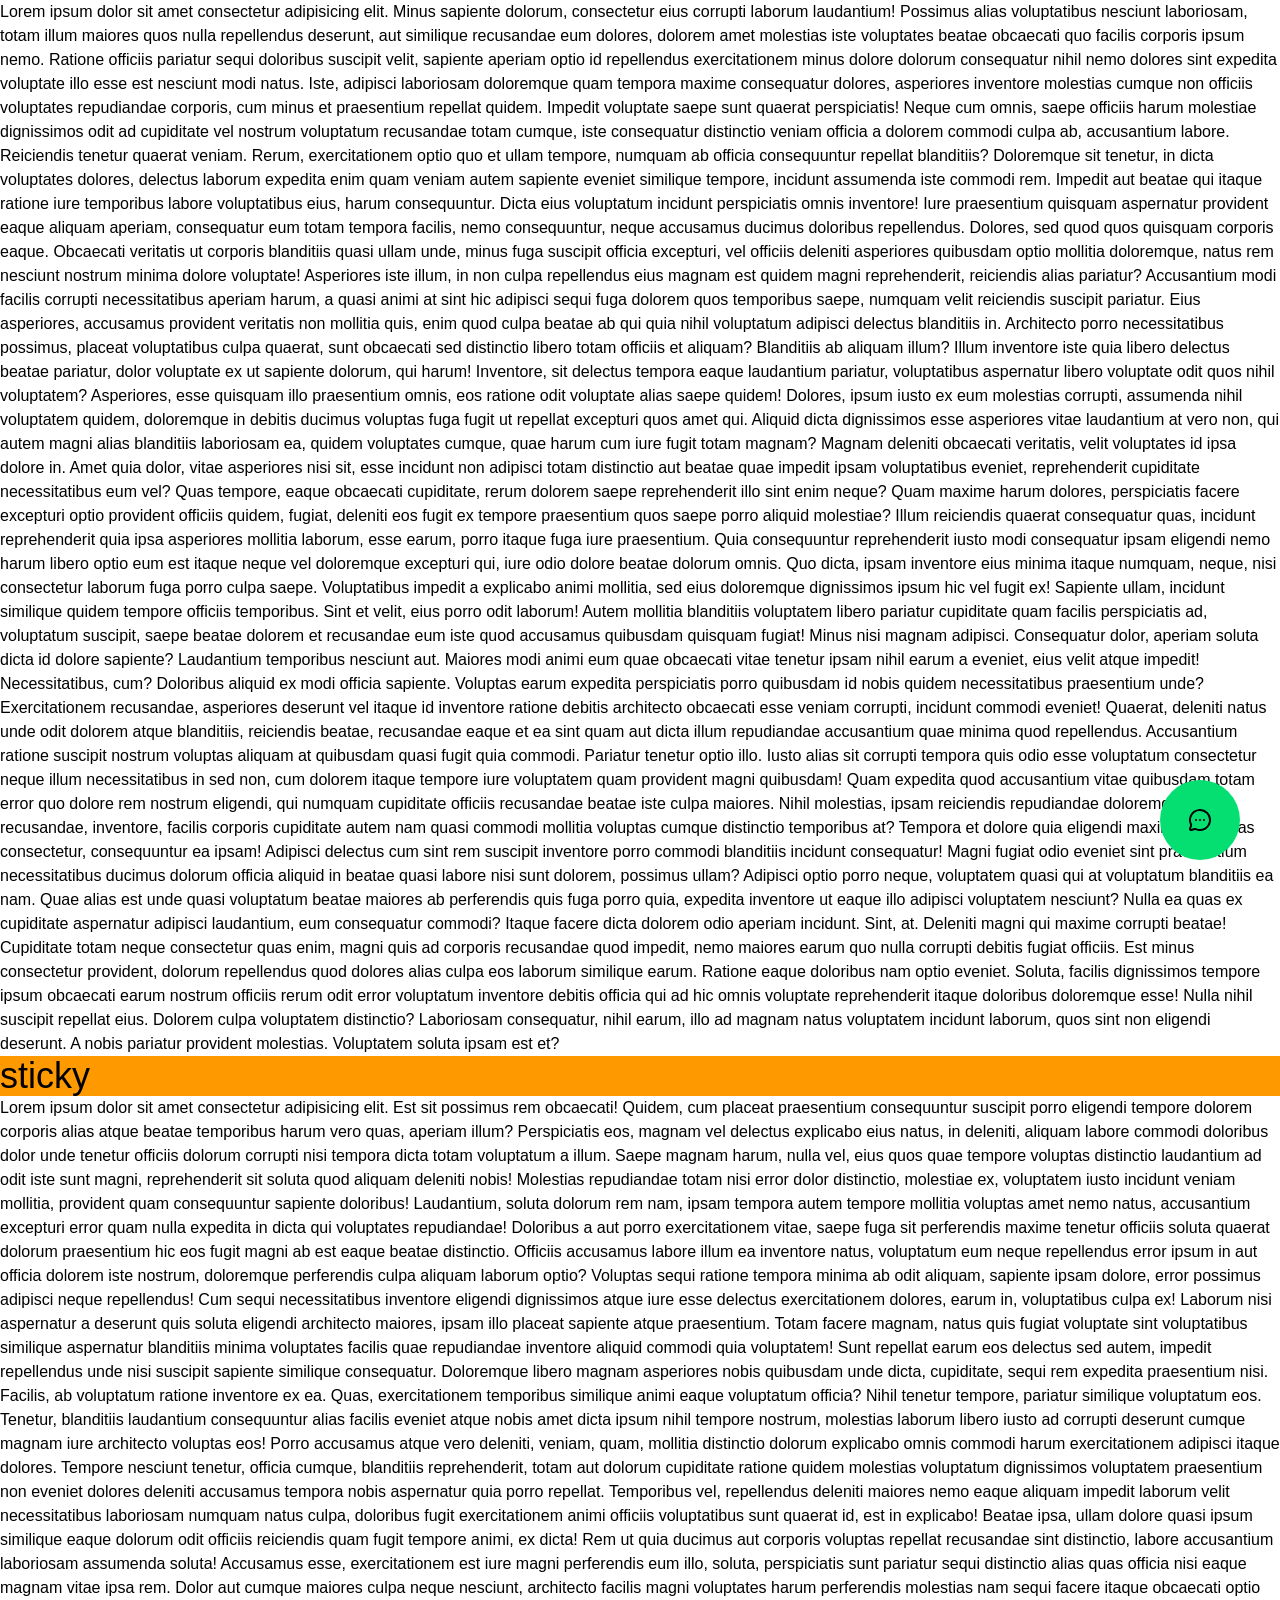
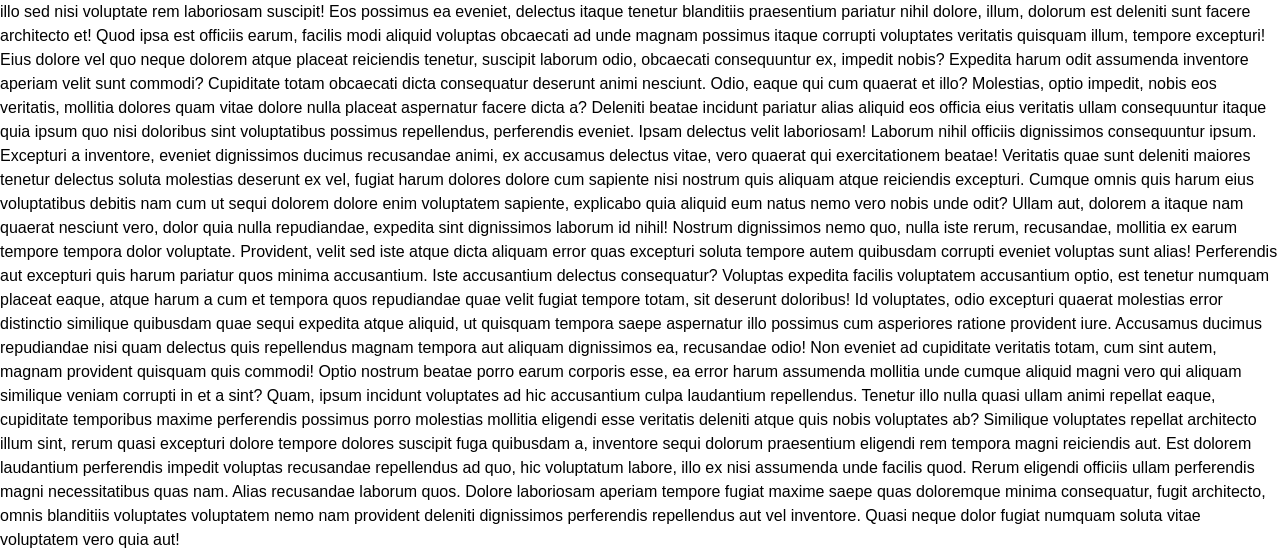
<file: tailwind/src/html/positioning.html>
<!DOCTYPE html>
<html lang="en">
<head>
    <link rel="stylesheet" href="../output.css">
    <meta charset="UTF-8">
    <meta name="viewport" content="width=device-width, initial-scale=1.0">
    <title>Document</title>
</head>
<body>
    <!-- <div class="bg-amber-500 h-60 w-60 relative left-20 top-20">
        <div class="bg-red-600 h-10 w-10 rounded-full absolute top-20 right-0 ">

        </div>
    </div> -->
    <div class="bg-green-400 rounded-full h-20 w-20 fixed right-10 bottom-10 flex justify-center items-center z-50"><img src="../asset/whatsappicon.svg" alt="">

    </div>
    <p>
        Lorem ipsum dolor sit amet consectetur adipisicing elit. Minus sapiente dolorum, consectetur eius corrupti laborum laudantium! Possimus alias voluptatibus nesciunt laboriosam, totam illum maiores quos nulla repellendus deserunt, aut similique recusandae eum dolores, dolorem amet molestias iste voluptates beatae obcaecati quo facilis corporis ipsum nemo. Ratione officiis pariatur sequi doloribus suscipit velit, sapiente aperiam optio id repellendus exercitationem minus dolore dolorum consequatur nihil nemo dolores sint expedita voluptate illo esse est nesciunt modi natus. Iste, adipisci laboriosam doloremque quam tempora maxime consequatur dolores, asperiores inventore molestias cumque non officiis voluptates repudiandae corporis, cum minus et praesentium repellat quidem. Impedit voluptate saepe sunt quaerat perspiciatis! Neque cum omnis, saepe officiis harum molestiae dignissimos odit ad cupiditate vel nostrum voluptatum recusandae totam cumque, iste consequatur distinctio veniam officia a dolorem commodi culpa ab, accusantium labore. Reiciendis tenetur quaerat veniam. Rerum, exercitationem optio quo et ullam tempore, numquam ab officia consequuntur repellat blanditiis? Doloremque sit tenetur, in dicta voluptates dolores, delectus laborum expedita enim quam veniam autem sapiente eveniet similique tempore, incidunt assumenda iste commodi rem. Impedit aut beatae qui itaque ratione iure temporibus labore voluptatibus eius, harum consequuntur. Dicta eius voluptatum incidunt perspiciatis omnis inventore! Iure praesentium quisquam aspernatur provident eaque aliquam aperiam, consequatur eum totam tempora facilis, nemo consequuntur, neque accusamus ducimus doloribus repellendus. Dolores, sed quod quos quisquam corporis eaque. Obcaecati veritatis ut corporis blanditiis quasi ullam unde, minus fuga suscipit officia excepturi, vel officiis deleniti asperiores quibusdam optio mollitia doloremque, natus rem nesciunt nostrum minima dolore voluptate! Asperiores iste illum, in non culpa repellendus eius magnam est quidem magni reprehenderit, reiciendis alias pariatur? Accusantium modi facilis corrupti necessitatibus aperiam harum, a quasi animi at sint hic adipisci sequi fuga dolorem quos temporibus saepe, numquam velit reiciendis suscipit pariatur. Eius asperiores, accusamus provident veritatis non mollitia quis, enim quod culpa beatae ab qui quia nihil voluptatum adipisci delectus blanditiis in. Architecto porro necessitatibus possimus, placeat voluptatibus culpa quaerat, sunt obcaecati sed distinctio libero totam officiis et aliquam? Blanditiis ab aliquam illum? Illum inventore iste quia libero delectus beatae pariatur, dolor voluptate ex ut sapiente dolorum, qui harum! Inventore, sit delectus tempora eaque laudantium pariatur, voluptatibus aspernatur libero voluptate odit quos nihil voluptatem? Asperiores, esse quisquam illo praesentium omnis, eos ratione odit voluptate alias saepe quidem! Dolores, ipsum iusto ex eum molestias corrupti, assumenda nihil voluptatem quidem, doloremque in debitis ducimus voluptas fuga fugit ut repellat excepturi quos amet qui. Aliquid dicta dignissimos esse asperiores vitae laudantium at vero non, qui autem magni alias blanditiis laboriosam ea, quidem voluptates cumque, quae harum cum iure fugit totam magnam? Magnam deleniti obcaecati veritatis, velit voluptates id ipsa dolore in. Amet quia dolor, vitae asperiores nisi sit, esse incidunt non adipisci totam distinctio aut beatae quae impedit ipsam voluptatibus eveniet, reprehenderit cupiditate necessitatibus eum vel? Quas tempore, eaque obcaecati cupiditate, rerum dolorem saepe reprehenderit illo sint enim neque? Quam maxime harum dolores, perspiciatis facere excepturi optio provident officiis quidem, fugiat, deleniti eos fugit ex tempore praesentium quos saepe porro aliquid molestiae? Illum reiciendis quaerat consequatur quas, incidunt reprehenderit quia ipsa asperiores mollitia laborum, esse earum, porro itaque fuga iure praesentium. Quia consequuntur reprehenderit iusto modi consequatur ipsam eligendi nemo harum libero optio eum est itaque neque vel doloremque excepturi qui, iure odio dolore beatae dolorum omnis. Quo dicta, ipsam inventore eius minima itaque numquam, neque, nisi consectetur laborum fuga porro culpa saepe. Voluptatibus impedit a explicabo animi mollitia, sed eius doloremque dignissimos ipsum hic vel fugit ex! Sapiente ullam, incidunt similique quidem tempore officiis temporibus. Sint et velit, eius porro odit laborum! Autem mollitia blanditiis voluptatem libero pariatur cupiditate quam facilis perspiciatis ad, voluptatum suscipit, saepe beatae dolorem et recusandae eum iste quod accusamus quibusdam quisquam fugiat! Minus nisi magnam adipisci. Consequatur dolor, aperiam soluta dicta id dolore sapiente? Laudantium temporibus nesciunt aut. Maiores modi animi eum quae obcaecati vitae tenetur ipsam nihil earum a eveniet, eius velit atque impedit! Necessitatibus, cum? Doloribus aliquid ex modi officia sapiente. Voluptas earum expedita perspiciatis porro quibusdam id nobis quidem necessitatibus praesentium unde? Exercitationem recusandae, asperiores deserunt vel itaque id inventore ratione debitis architecto obcaecati esse veniam corrupti, incidunt commodi eveniet! Quaerat, deleniti natus unde odit dolorem atque blanditiis, reiciendis beatae, recusandae eaque et ea sint quam aut dicta illum repudiandae accusantium quae minima quod repellendus. Accusantium ratione suscipit nostrum voluptas aliquam at quibusdam quasi fugit quia commodi. Pariatur tenetur optio illo. Iusto alias sit corrupti tempora quis odio esse voluptatum consectetur neque illum necessitatibus in sed non, cum dolorem itaque tempore iure voluptatem quam provident magni quibusdam! Quam expedita quod accusantium vitae quibusdam totam error quo dolore rem nostrum eligendi, qui numquam cupiditate officiis recusandae beatae iste culpa maiores. Nihil molestias, ipsam reiciendis repudiandae doloremque recusandae, inventore, facilis corporis cupiditate autem nam quasi commodi mollitia voluptas cumque distinctio temporibus at? Tempora et dolore quia eligendi maxime molestias consectetur, consequuntur ea ipsam! Adipisci delectus cum sint rem suscipit inventore porro commodi blanditiis incidunt consequatur! Magni fugiat odio eveniet sint praesentium necessitatibus ducimus dolorum officia aliquid in beatae quasi labore nisi sunt dolorem, possimus ullam? Adipisci optio porro neque, voluptatem quasi qui at voluptatum blanditiis ea nam. Quae alias est unde quasi voluptatum beatae maiores ab perferendis quis fuga porro quia, expedita inventore ut eaque illo adipisci voluptatem nesciunt? Nulla ea quas ex cupiditate aspernatur adipisci laudantium, eum consequatur commodi? Itaque facere dicta dolorem odio aperiam incidunt. Sint, at. Deleniti magni qui maxime corrupti beatae! Cupiditate totam neque consectetur quas enim, magni quis ad corporis recusandae quod impedit, nemo maiores earum quo nulla corrupti debitis fugiat officiis. Est minus consectetur provident, dolorum repellendus quod dolores alias culpa eos laborum similique earum. Ratione eaque doloribus nam optio eveniet. Soluta, facilis dignissimos tempore ipsum obcaecati earum nostrum officiis rerum odit error voluptatum inventore debitis officia qui ad hic omnis voluptate reprehenderit itaque doloribus doloremque esse! Nulla nihil suscipit repellat eius. Dolorem culpa voluptatem distinctio? Laboriosam consequatur, nihil earum, illo ad magnam natus voluptatem incidunt laborum, quos sint non eligendi deserunt. A nobis pariatur provident molestias. Voluptatem soluta ipsam est et?
    </p>
    <p class="text-4xl bg-amber-500 sticky top-10">
        sticky
    </p>
    <p>
    Lorem ipsum dolor sit amet consectetur adipisicing elit. Est sit possimus rem obcaecati! Quidem, cum placeat praesentium consequuntur suscipit porro eligendi tempore dolorem corporis alias atque beatae temporibus harum vero quas, aperiam illum? Perspiciatis eos, magnam vel delectus explicabo eius natus, in deleniti, aliquam labore commodi doloribus dolor unde tenetur officiis dolorum corrupti nisi tempora dicta totam voluptatum a illum. Saepe magnam harum, nulla vel, eius quos quae tempore voluptas distinctio laudantium ad odit iste sunt magni, reprehenderit sit soluta quod aliquam deleniti nobis! Molestias repudiandae totam nisi error dolor distinctio, molestiae ex, voluptatem iusto incidunt veniam mollitia, provident quam consequuntur sapiente doloribus! Laudantium, soluta dolorum rem nam, ipsam tempora autem tempore mollitia voluptas amet nemo natus, accusantium excepturi error quam nulla expedita in dicta qui voluptates repudiandae! Doloribus a aut porro exercitationem vitae, saepe fuga sit perferendis maxime tenetur officiis soluta quaerat dolorum praesentium hic eos fugit magni ab est eaque beatae distinctio. Officiis accusamus labore illum ea inventore natus, voluptatum eum neque repellendus error ipsum in aut officia dolorem iste nostrum, doloremque perferendis culpa aliquam laborum optio? Voluptas sequi ratione tempora minima ab odit aliquam, sapiente ipsam dolore, error possimus adipisci neque repellendus! Cum sequi necessitatibus inventore eligendi dignissimos atque iure esse delectus exercitationem dolores, earum in, voluptatibus culpa ex! Laborum nisi aspernatur a deserunt quis soluta eligendi architecto maiores, ipsam illo placeat sapiente atque praesentium. Totam facere magnam, natus quis fugiat voluptate sint voluptatibus similique aspernatur blanditiis minima voluptates facilis quae repudiandae inventore aliquid commodi quia voluptatem! Sunt repellat earum eos delectus sed autem, impedit repellendus unde nisi suscipit sapiente similique consequatur. Doloremque libero magnam asperiores nobis quibusdam unde dicta, cupiditate, sequi rem expedita praesentium nisi. Facilis, ab voluptatum ratione inventore ex ea. Quas, exercitationem temporibus similique animi eaque voluptatum officia? Nihil tenetur tempore, pariatur similique voluptatum eos. Tenetur, blanditiis laudantium consequuntur alias facilis eveniet atque nobis amet dicta ipsum nihil tempore nostrum, molestias laborum libero iusto ad corrupti deserunt cumque magnam iure architecto voluptas eos! Porro accusamus atque vero deleniti, veniam, quam, mollitia distinctio dolorum explicabo omnis commodi harum exercitationem adipisci itaque dolores. Tempore nesciunt tenetur, officia cumque, blanditiis reprehenderit, totam aut dolorum cupiditate ratione quidem molestias voluptatum dignissimos voluptatem praesentium non eveniet dolores deleniti accusamus tempora nobis aspernatur quia porro repellat. Temporibus vel, repellendus deleniti maiores nemo eaque aliquam impedit laborum velit necessitatibus laboriosam numquam natus culpa, doloribus fugit exercitationem animi officiis voluptatibus sunt quaerat id, est in explicabo! Beatae ipsa, ullam dolore quasi ipsum similique eaque dolorum odit officiis reiciendis quam fugit tempore animi, ex dicta! Rem ut quia ducimus aut corporis voluptas repellat recusandae sint distinctio, labore accusantium laboriosam assumenda soluta! Accusamus esse, exercitationem est iure magni perferendis eum illo, soluta, perspiciatis sunt pariatur sequi distinctio alias quas officia nisi eaque magnam vitae ipsa rem. Dolor aut cumque maiores culpa neque nesciunt, architecto facilis magni voluptates harum perferendis molestias nam sequi facere itaque obcaecati optio illo sed nisi voluptate rem laboriosam suscipit! Eos possimus ea eveniet, delectus itaque tenetur blanditiis praesentium pariatur nihil dolore, illum, dolorum est deleniti sunt facere architecto et! Quod ipsa est officiis earum, facilis modi aliquid voluptas obcaecati ad unde magnam possimus itaque corrupti voluptates veritatis quisquam illum, tempore excepturi! Eius dolore vel quo neque dolorem atque placeat reiciendis tenetur, suscipit laborum odio, obcaecati consequuntur ex, impedit nobis? Expedita harum odit assumenda inventore aperiam velit sunt commodi? Cupiditate totam obcaecati dicta consequatur deserunt animi nesciunt. Odio, eaque qui cum quaerat et illo? Molestias, optio impedit, nobis eos veritatis, mollitia dolores quam vitae dolore nulla placeat aspernatur facere dicta a? Deleniti beatae incidunt pariatur alias aliquid eos officia eius veritatis ullam consequuntur itaque quia ipsum quo nisi doloribus sint voluptatibus possimus repellendus, perferendis eveniet. Ipsam delectus velit laboriosam! Laborum nihil officiis dignissimos consequuntur ipsum. Excepturi a inventore, eveniet dignissimos ducimus recusandae animi, ex accusamus delectus vitae, vero quaerat qui exercitationem beatae! Veritatis quae sunt deleniti maiores tenetur delectus soluta molestias deserunt ex vel, fugiat harum dolores dolore cum sapiente nisi nostrum quis aliquam atque reiciendis excepturi. Cumque omnis quis harum eius voluptatibus debitis nam cum ut sequi dolorem dolore enim voluptatem sapiente, explicabo quia aliquid eum natus nemo vero nobis unde odit? Ullam aut, dolorem a itaque nam quaerat nesciunt vero, dolor quia nulla repudiandae, expedita sint dignissimos laborum id nihil! Nostrum dignissimos nemo quo, nulla iste rerum, recusandae, mollitia ex earum tempore tempora dolor voluptate. Provident, velit sed iste atque dicta aliquam error quas excepturi soluta tempore autem quibusdam corrupti eveniet voluptas sunt alias! Perferendis aut excepturi quis harum pariatur quos minima accusantium. Iste accusantium delectus consequatur? Voluptas expedita facilis voluptatem accusantium optio, est tenetur numquam placeat eaque, atque harum a cum et tempora quos repudiandae quae velit fugiat tempore totam, sit deserunt doloribus! Id voluptates, odio excepturi quaerat molestias error distinctio similique quibusdam quae sequi expedita atque aliquid, ut quisquam tempora saepe aspernatur illo possimus cum asperiores ratione provident iure. Accusamus ducimus repudiandae nisi quam delectus quis repellendus magnam tempora aut aliquam dignissimos ea, recusandae odio! Non eveniet ad cupiditate veritatis totam, cum sint autem, magnam provident quisquam quis commodi! Optio nostrum beatae porro earum corporis esse, ea error harum assumenda mollitia unde cumque aliquid magni vero qui aliquam similique veniam corrupti in et a sint? Quam, ipsum incidunt voluptates ad hic accusantium culpa laudantium repellendus. Tenetur illo nulla quasi ullam animi repellat eaque, cupiditate temporibus maxime perferendis possimus porro molestias mollitia eligendi esse veritatis deleniti atque quis nobis voluptates ab? Similique voluptates repellat architecto illum sint, rerum quasi excepturi dolore tempore dolores suscipit fuga quibusdam a, inventore sequi dolorum praesentium eligendi rem tempora magni reiciendis aut. Est dolorem laudantium perferendis impedit voluptas recusandae repellendus ad quo, hic voluptatum labore, illo ex nisi assumenda unde facilis quod. Rerum eligendi officiis ullam perferendis magni necessitatibus quas nam. Alias recusandae laborum quos. Dolore laboriosam aperiam tempore fugiat maxime saepe quas doloremque minima consequatur, fugit architecto, omnis blanditiis voluptates voluptatem nemo nam provident deleniti dignissimos perferendis repellendus aut vel inventore. Quasi neque dolor fugiat numquam soluta vitae voluptatem vero quia aut!
    </p>
    
</body>
</html>
</file>
<file: css/style.css>
h4 {
    background-color: aquamarine; color: blueviolet;

}
.larissa {
    background-color: blue;
}
#larissa{
    background-color: blue; font-style: italic;
}
</file>
<file: tailwind/src/output.css>
/*! tailwindcss v4.3.3 | MIT License | https://tailwindcss.com */
@layer properties;
@layer theme, base, components, utilities;
@layer theme {
  :root, :host {
    --font-sans: -apple-system, BlinkMacSystemFont, "Segoe UI", Roboto, "Helvetica Neue",
      "Noto Sans", Arial, sans-serif, "Apple Color Emoji", "Segoe UI Emoji",
      "Segoe UI Symbol", "Noto Color Emoji";
    --font-mono: ui-monospace, SFMono-Regular, Menlo, Monaco, Consolas, "Liberation Mono",
      "Courier New", monospace;
    --color-red-200: oklch(88.5% 0.062 18.334);
    --color-red-300: oklch(80.8% 0.114 19.571);
    --color-red-400: oklch(70.4% 0.191 22.216);
    --color-red-500: oklch(63.7% 0.237 25.331);
    --color-red-600: oklch(57.7% 0.245 27.325);
    --color-red-800: oklch(44.4% 0.177 26.899);
    --color-orange-500: oklch(70.5% 0.213 47.604);
    --color-orange-950: oklch(26.6% 0.079 36.259);
    --color-amber-500: oklch(76.9% 0.188 70.08);
    --color-yellow-300: oklch(90.5% 0.182 98.111);
    --color-yellow-700: oklch(55.4% 0.135 66.442);
    --color-green-100: oklch(96.2% 0.044 156.743);
    --color-green-400: oklch(79.2% 0.209 151.711);
    --color-green-500: oklch(72.3% 0.219 149.579);
    --color-green-600: oklch(62.7% 0.194 149.214);
    --color-green-700: oklch(52.7% 0.154 150.069);
    --color-green-800: oklch(44.8% 0.119 151.328);
    --color-green-900: oklch(39.3% 0.095 152.535);
    --color-green-950: oklch(26.6% 0.065 152.934);
    --color-emerald-100: oklch(95% 0.052 163.051);
    --color-emerald-400: oklch(76.5% 0.177 163.223);
    --color-emerald-500: oklch(69.6% 0.17 162.48);
    --color-emerald-600: oklch(59.6% 0.145 163.225);
    --color-emerald-700: oklch(50.8% 0.118 165.612);
    --color-cyan-400: oklch(78.9% 0.154 211.53);
    --color-blue-100: oklch(93.2% 0.032 255.585);
    --color-blue-200: oklch(88.2% 0.059 254.128);
    --color-blue-300: oklch(80.9% 0.105 251.813);
    --color-blue-400: oklch(70.7% 0.165 254.624);
    --color-blue-500: oklch(62.3% 0.214 259.815);
    --color-blue-600: oklch(54.6% 0.245 262.881);
    --color-purple-100: oklch(94.6% 0.033 307.174);
    --color-purple-600: oklch(55.8% 0.288 302.321);
    --color-purple-800: oklch(43.8% 0.218 303.724);
    --color-pink-500: oklch(65.6% 0.241 354.308);
    --color-rose-400: oklch(71.2% 0.194 13.428);
    --color-rose-500: oklch(64.5% 0.246 16.439);
    --color-slate-100: oklch(96.8% 0.007 247.896);
    --color-slate-200: oklch(92.9% 0.013 255.508);
    --color-slate-300: oklch(86.9% 0.022 252.894);
    --color-slate-400: oklch(70.4% 0.04 256.788);
    --color-slate-500: oklch(55.4% 0.046 257.417);
    --color-slate-600: oklch(44.6% 0.043 257.281);
    --color-slate-700: oklch(37.2% 0.044 257.287);
    --color-slate-800: oklch(27.9% 0.041 260.031);
    --color-slate-900: oklch(20.8% 0.042 265.755);
    --color-slate-950: oklch(12.9% 0.042 264.695);
    --color-gray-50: oklch(98.5% 0.002 247.839);
    --color-gray-100: oklch(96.7% 0.003 264.542);
    --color-gray-200: oklch(92.8% 0.006 264.531);
    --color-gray-300: oklch(87.2% 0.01 258.338);
    --color-gray-400: oklch(70.7% 0.022 261.325);
    --color-gray-500: oklch(55.1% 0.027 264.364);
    --color-gray-600: oklch(44.6% 0.03 256.802);
    --color-gray-800: oklch(27.8% 0.033 256.848);
    --color-gray-900: oklch(21% 0.034 264.665);
    --color-black: #000;
    --color-white: #fff;
    --spacing: 0.25rem;
    --container-xl: 36rem;
    --container-2xl: 42rem;
    --container-3xl: 48rem;
    --container-4xl: 56rem;
    --container-5xl: 64rem;
    --container-6xl: 72rem;
    --container-7xl: 80rem;
    --text-xs: 0.75rem;
    --text-xs--line-height: calc(1 / 0.75);
    --text-sm: 0.875rem;
    --text-sm--line-height: calc(1.25 / 0.875);
    --text-lg: 1.125rem;
    --text-lg--line-height: calc(1.75 / 1.125);
    --text-xl: 1.25rem;
    --text-xl--line-height: calc(1.75 / 1.25);
    --text-2xl: 1.5rem;
    --text-2xl--line-height: calc(2 / 1.5);
    --text-3xl: 1.875rem;
    --text-3xl--line-height: calc(2.25 / 1.875);
    --text-4xl: 2.25rem;
    --text-4xl--line-height: calc(2.5 / 2.25);
    --text-5xl: 3rem;
    --text-5xl--line-height: 1;
    --text-6xl: 3.75rem;
    --text-6xl--line-height: 1;
    --text-7xl: 4.5rem;
    --text-7xl--line-height: 1;
    --font-weight-medium: 500;
    --font-weight-semibold: 600;
    --font-weight-bold: 700;
    --font-weight-extrabold: 800;
    --font-weight-black: 900;
    --tracking-tight: -0.025em;
    --tracking-wide: 0.025em;
    --tracking-widest: 0.1em;
    --leading-tight: 1.25;
    --leading-relaxed: 1.625;
    --radius-md: 0.375rem;
    --radius-lg: 0.5rem;
    --radius-xl: 0.75rem;
    --radius-2xl: 1rem;
    --radius-3xl: 1.5rem;
    --animate-pulse: pulse 2s cubic-bezier(0.4, 0, 0.6, 1) infinite;
    --blur-md: 12px;
    --default-transition-duration: 150ms;
    --default-transition-timing-function: cubic-bezier(0.4, 0, 0.2, 1);
    --default-font-family: var(--font-sans);
    --default-mono-font-family: var(--font-mono);
  }
}
@layer base {
  *, ::after, ::before, ::backdrop, ::file-selector-button {
    box-sizing: border-box;
    margin: 0;
    padding: 0;
    border: 0 solid;
  }
  html, :host {
    line-height: 1.5;
    -webkit-text-size-adjust: 100%;
    tab-size: 4;
    font-family: var(--default-font-family, -apple-system, BlinkMacSystemFont, "Segoe UI", Roboto, "Helvetica Neue", "Noto Sans", Arial, sans-serif, "Apple Color Emoji", "Segoe UI Emoji", "Segoe UI Symbol", "Noto Color Emoji");
    font-feature-settings: var(--default-font-feature-settings, normal);
    font-variation-settings: var(--default-font-variation-settings, normal);
    -webkit-tap-highlight-color: transparent;
  }
  hr {
    height: 0;
    color: inherit;
    border-top-width: 1px;
  }
  abbr:where([title]) {
    -webkit-text-decoration: underline dotted;
    text-decoration: underline dotted;
  }
  h1, h2, h3, h4, h5, h6 {
    font-size: inherit;
    font-weight: inherit;
  }
  a {
    color: inherit;
    -webkit-text-decoration: inherit;
    text-decoration: inherit;
  }
  b, strong {
    font-weight: bolder;
  }
  code, kbd, samp, pre {
    font-family: var(--default-mono-font-family, ui-monospace, SFMono-Regular, Menlo, Monaco, Consolas, "Liberation Mono", "Courier New", monospace);
    font-feature-settings: var(--default-mono-font-feature-settings, normal);
    font-variation-settings: var(--default-mono-font-variation-settings, normal);
    font-size: 1em;
  }
  small {
    font-size: 80%;
  }
  sub, sup {
    font-size: 75%;
    line-height: 0;
    position: relative;
    vertical-align: baseline;
  }
  sub {
    bottom: -0.25em;
  }
  sup {
    top: -0.5em;
  }
  table {
    text-indent: 0;
    border-color: inherit;
    border-collapse: collapse;
  }
  :-moz-focusring:where(:not(iframe)) {
    outline: auto;
  }
  progress {
    vertical-align: baseline;
  }
  summary {
    display: list-item;
  }
  ol, ul, menu {
    list-style: none;
  }
  img, svg, video, canvas, audio, iframe, embed, object {
    display: block;
    vertical-align: middle;
  }
  img, video {
    max-width: 100%;
    height: auto;
  }
  button, input, select, optgroup, textarea, ::file-selector-button {
    font: inherit;
    font-feature-settings: inherit;
    font-variation-settings: inherit;
    letter-spacing: inherit;
    color: inherit;
    border-radius: 0;
    background-color: transparent;
    opacity: 1;
  }
  :where(select:is([multiple], [size])) optgroup {
    font-weight: bolder;
  }
  :where(select:is([multiple], [size])) optgroup option {
    padding-inline-start: 20px;
  }
  ::file-selector-button {
    margin-inline-end: 4px;
  }
  ::placeholder {
    opacity: 1;
  }
  @supports (not (-webkit-appearance: -apple-pay-button))  or (contain-intrinsic-size: 1px) {
    ::placeholder {
      color: currentcolor;
      @supports (color: color-mix(in lab, red, red)) {
        color: color-mix(in oklab, currentcolor 50%, transparent);
      }
    }
  }
  textarea {
    resize: vertical;
  }
  ::-webkit-search-decoration {
    -webkit-appearance: none;
  }
  ::-webkit-date-and-time-value {
    min-height: 1lh;
    text-align: inherit;
  }
  ::-webkit-datetime-edit {
    display: inline-flex;
  }
  ::-webkit-datetime-edit-fields-wrapper {
    padding: 0;
  }
  ::-webkit-datetime-edit, ::-webkit-datetime-edit-year-field, ::-webkit-datetime-edit-month-field, ::-webkit-datetime-edit-day-field, ::-webkit-datetime-edit-hour-field, ::-webkit-datetime-edit-minute-field, ::-webkit-datetime-edit-second-field, ::-webkit-datetime-edit-millisecond-field, ::-webkit-datetime-edit-meridiem-field {
    padding-block: 0;
  }
  ::-webkit-calendar-picker-indicator {
    line-height: 1;
  }
  :-moz-ui-invalid {
    box-shadow: none;
  }
  button, input:where([type="button"], [type="reset"], [type="submit"]), ::file-selector-button {
    appearance: button;
  }
  ::-webkit-inner-spin-button, ::-webkit-outer-spin-button {
    height: auto;
  }
  [hidden]:where(:not([hidden="until-found"])) {
    display: none !important;
  }
}
@layer utilities {
  .absolute {
    position: absolute;
  }
  .fixed {
    position: fixed;
  }
  .relative {
    position: relative;
  }
  .sticky {
    position: sticky;
  }
  .inset-0 {
    inset: 0px;
  }
  .top-0 {
    top: 0px;
  }
  .top-1 {
    top: var(--spacing);
  }
  .top-1\/2 {
    top: calc(1 / 2 * 100%);
  }
  .top-10 {
    top: calc(var(--spacing) * 10);
  }
  .top-20 {
    top: calc(var(--spacing) * 20);
  }
  .top-\[12\%\] {
    top: 12%;
  }
  .top-\[37\%\] {
    top: 37%;
  }
  .top-\[63\%\] {
    top: 63%;
  }
  .top-\[88\%\] {
    top: 88%;
  }
  .-right-10 {
    right: calc(var(--spacing) * -10);
  }
  .right-0 {
    right: 0px;
  }
  .right-1 {
    right: var(--spacing);
  }
  .right-1\/4 {
    right: calc(1 / 4 * 100%);
  }
  .right-3 {
    right: calc(var(--spacing) * 3);
  }
  .right-6 {
    right: calc(var(--spacing) * 6);
  }
  .right-10 {
    right: calc(var(--spacing) * 10);
  }
  .bottom-0 {
    bottom: 0px;
  }
  .bottom-10 {
    bottom: calc(var(--spacing) * 10);
  }
  .-left-10 {
    left: calc(var(--spacing) * -10);
  }
  .left-0 {
    left: 0px;
  }
  .left-1 {
    left: var(--spacing);
  }
  .left-1\/2 {
    left: calc(1 / 2 * 100%);
  }
  .left-1\/4 {
    left: calc(1 / 4 * 100%);
  }
  .left-6 {
    left: calc(var(--spacing) * 6);
  }
  .left-20 {
    left: calc(var(--spacing) * 20);
  }
  .z-10 {
    z-index: 10;
  }
  .z-50 {
    z-index: 50;
  }
  .col-start-2 {
    grid-column-start: 2;
  }
  .col-start-3 {
    grid-column-start: 3;
  }
  .col-start-4 {
    grid-column-start: 4;
  }
  .col-end-4 {
    grid-column-end: 4;
  }
  .row-start-1 {
    grid-row-start: 1;
  }
  .row-start-3 {
    grid-row-start: 3;
  }
  .row-end-2 {
    grid-row-end: 2;
  }
  .row-end-3 {
    grid-row-end: 3;
  }
  .row-end-5 {
    grid-row-end: 5;
  }
  .container {
    width: 100%;
    @media (width >= 40rem) {
      max-width: 40rem;
    }
    @media (width >= 48rem) {
      max-width: 48rem;
    }
    @media (width >= 64rem) {
      max-width: 64rem;
    }
    @media (width >= 80rem) {
      max-width: 80rem;
    }
    @media (width >= 96rem) {
      max-width: 96rem;
    }
  }
  .m-2 {
    margin: calc(var(--spacing) * 2);
  }
  .m-10 {
    margin: calc(var(--spacing) * 10);
  }
  .mx-auto {
    margin-inline: auto;
  }
  .my-6 {
    margin-block: calc(var(--spacing) * 6);
  }
  .mt-1 {
    margin-top: var(--spacing);
  }
  .mt-4 {
    margin-top: calc(var(--spacing) * 4);
  }
  .mt-6 {
    margin-top: calc(var(--spacing) * 6);
  }
  .mt-7 {
    margin-top: calc(var(--spacing) * 7);
  }
  .mt-20 {
    margin-top: calc(var(--spacing) * 20);
  }
  .mr-20 {
    margin-right: calc(var(--spacing) * 20);
  }
  .mb-3 {
    margin-bottom: calc(var(--spacing) * 3);
  }
  .mb-4 {
    margin-bottom: calc(var(--spacing) * 4);
  }
  .mb-6 {
    margin-bottom: calc(var(--spacing) * 6);
  }
  .mb-8 {
    margin-bottom: calc(var(--spacing) * 8);
  }
  .mb-12 {
    margin-bottom: calc(var(--spacing) * 12);
  }
  .mb-16 {
    margin-bottom: calc(var(--spacing) * 16);
  }
  .ml-1 {
    margin-left: var(--spacing);
  }
  .ml-20 {
    margin-left: calc(var(--spacing) * 20);
  }
  .block {
    display: block;
  }
  .flex {
    display: flex;
  }
  .grid {
    display: grid;
  }
  .hidden {
    display: none;
  }
  .inline-block {
    display: inline-block;
  }
  .table {
    display: table;
  }
  .aspect-square {
    aspect-ratio: 1 / 1;
  }
  .h-1 {
    height: var(--spacing);
  }
  .h-1\.5 {
    height: calc(var(--spacing) * 1.5);
  }
  .h-2 {
    height: calc(var(--spacing) * 2);
  }
  .h-3 {
    height: calc(var(--spacing) * 3);
  }
  .h-4 {
    height: calc(var(--spacing) * 4);
  }
  .h-6 {
    height: calc(var(--spacing) * 6);
  }
  .h-7 {
    height: calc(var(--spacing) * 7);
  }
  .h-8 {
    height: calc(var(--spacing) * 8);
  }
  .h-9 {
    height: calc(var(--spacing) * 9);
  }
  .h-10 {
    height: calc(var(--spacing) * 10);
  }
  .h-12 {
    height: calc(var(--spacing) * 12);
  }
  .h-20 {
    height: calc(var(--spacing) * 20);
  }
  .h-28 {
    height: calc(var(--spacing) * 28);
  }
  .h-32 {
    height: calc(var(--spacing) * 32);
  }
  .h-60 {
    height: calc(var(--spacing) * 60);
  }
  .h-64 {
    height: calc(var(--spacing) * 64);
  }
  .h-96 {
    height: calc(var(--spacing) * 96);
  }
  .h-\[17px\] {
    height: 17px;
  }
  .h-\[200px\] {
    height: 200px;
  }
  .h-\[480px\] {
    height: 480px;
  }
  .h-full {
    height: 100%;
  }
  .h-px {
    height: 1px;
  }
  .min-h-screen {
    min-height: 100vh;
  }
  .w-0 {
    width: 0px;
  }
  .w-0\.5 {
    width: calc(var(--spacing) * 0.5);
  }
  .w-1 {
    width: var(--spacing);
  }
  .w-1\.5 {
    width: calc(var(--spacing) * 1.5);
  }
  .w-2 {
    width: calc(var(--spacing) * 2);
  }
  .w-3 {
    width: calc(var(--spacing) * 3);
  }
  .w-4 {
    width: calc(var(--spacing) * 4);
  }
  .w-6 {
    width: calc(var(--spacing) * 6);
  }
  .w-7 {
    width: calc(var(--spacing) * 7);
  }
  .w-8 {
    width: calc(var(--spacing) * 8);
  }
  .w-9 {
    width: calc(var(--spacing) * 9);
  }
  .w-10 {
    width: calc(var(--spacing) * 10);
  }
  .w-12 {
    width: calc(var(--spacing) * 12);
  }
  .w-20 {
    width: calc(var(--spacing) * 20);
  }
  .w-28 {
    width: calc(var(--spacing) * 28);
  }
  .w-32 {
    width: calc(var(--spacing) * 32);
  }
  .w-60 {
    width: calc(var(--spacing) * 60);
  }
  .w-96 {
    width: calc(var(--spacing) * 96);
  }
  .w-\[17px\] {
    width: 17px;
  }
  .w-\[700px\] {
    width: 700px;
  }
  .w-full {
    width: 100%;
  }
  .max-w-2xl {
    max-width: var(--container-2xl);
  }
  .max-w-7xl {
    max-width: var(--container-7xl);
  }
  .max-w-\[380px\] {
    max-width: 380px;
  }
  .max-w-\[384px\] {
    max-width: 384px;
  }
  .max-w-\[540px\] {
    max-width: 540px;
  }
  .max-w-xl {
    max-width: var(--container-xl);
  }
  .flex-1 {
    flex: 1;
  }
  .border-collapse {
    border-collapse: collapse;
  }
  .-translate-x-1 {
    --tw-translate-x: calc(var(--spacing) * -1);
    translate: var(--tw-translate-x) var(--tw-translate-y);
  }
  .-translate-x-1\/2 {
    --tw-translate-x: calc(calc(1 / 2 * 100%) * -1);
    translate: var(--tw-translate-x) var(--tw-translate-y);
  }
  .-translate-y-1 {
    --tw-translate-y: calc(var(--spacing) * -1);
    translate: var(--tw-translate-x) var(--tw-translate-y);
  }
  .-translate-y-1\/2 {
    --tw-translate-y: calc(calc(1 / 2 * 100%) * -1);
    translate: var(--tw-translate-x) var(--tw-translate-y);
  }
  .transform {
    transform: var(--tw-rotate-x,) var(--tw-rotate-y,) var(--tw-rotate-z,) var(--tw-skew-x,) var(--tw-skew-y,);
  }
  .animate-pulse {
    animation: var(--animate-pulse);
  }
  .resize {
    resize: both;
  }
  .list-decimal {
    list-style-type: decimal;
  }
  .list-disc {
    list-style-type: disc;
  }
  .grid-cols-1 {
    grid-template-columns: repeat(1, minmax(0, 1fr));
  }
  .grid-cols-2 {
    grid-template-columns: repeat(2, minmax(0, 1fr));
  }
  .grid-cols-4 {
    grid-template-columns: repeat(4, minmax(0, 1fr));
  }
  .flex-col {
    flex-direction: column;
  }
  .items-center {
    align-items: center;
  }
  .justify-around {
    justify-content: space-around;
  }
  .justify-between {
    justify-content: space-between;
  }
  .justify-center {
    justify-content: center;
  }
  .gap-1 {
    gap: var(--spacing);
  }
  .gap-2 {
    gap: calc(var(--spacing) * 2);
  }
  .gap-3 {
    gap: calc(var(--spacing) * 3);
  }
  .gap-4 {
    gap: calc(var(--spacing) * 4);
  }
  .gap-6 {
    gap: calc(var(--spacing) * 6);
  }
  .gap-8 {
    gap: calc(var(--spacing) * 8);
  }
  .gap-12 {
    gap: calc(var(--spacing) * 12);
  }
  :where(.space-y-2 > :not(:last-child)) {
    --tw-space-y-reverse: 0;
    margin-block-start: calc(calc(var(--spacing) * 2) * var(--tw-space-y-reverse));
    margin-block-end: calc(calc(var(--spacing) * 2) * calc(1 - var(--tw-space-y-reverse)));
  }
  :where(.space-y-3 > :not(:last-child)) {
    --tw-space-y-reverse: 0;
    margin-block-start: calc(calc(var(--spacing) * 3) * var(--tw-space-y-reverse));
    margin-block-end: calc(calc(var(--spacing) * 3) * calc(1 - var(--tw-space-y-reverse)));
  }
  :where(.space-y-4 > :not(:last-child)) {
    --tw-space-y-reverse: 0;
    margin-block-start: calc(calc(var(--spacing) * 4) * var(--tw-space-y-reverse));
    margin-block-end: calc(calc(var(--spacing) * 4) * calc(1 - var(--tw-space-y-reverse)));
  }
  :where(.space-x-2 > :not(:last-child)) {
    --tw-space-x-reverse: 0;
    margin-inline-start: calc(calc(var(--spacing) * 2) * var(--tw-space-x-reverse));
    margin-inline-end: calc(calc(var(--spacing) * 2) * calc(1 - var(--tw-space-x-reverse)));
  }
  :where(.space-x-4 > :not(:last-child)) {
    --tw-space-x-reverse: 0;
    margin-inline-start: calc(calc(var(--spacing) * 4) * var(--tw-space-x-reverse));
    margin-inline-end: calc(calc(var(--spacing) * 4) * calc(1 - var(--tw-space-x-reverse)));
  }
  :where(.space-x-8 > :not(:last-child)) {
    --tw-space-x-reverse: 0;
    margin-inline-start: calc(calc(var(--spacing) * 8) * var(--tw-space-x-reverse));
    margin-inline-end: calc(calc(var(--spacing) * 8) * calc(1 - var(--tw-space-x-reverse)));
  }
  .overflow-hidden {
    overflow: hidden;
  }
  .rounded {
    border-radius: 0.25rem;
  }
  .rounded-2xl {
    border-radius: var(--radius-2xl);
  }
  .rounded-\[4px\] {
    border-radius: 4px;
  }
  .rounded-\[9px\] {
    border-radius: 9px;
  }
  .rounded-\[10px\] {
    border-radius: 10px;
  }
  .rounded-\[18px\] {
    border-radius: 18px;
  }
  .rounded-\[20px\] {
    border-radius: 20px;
  }
  .rounded-full {
    border-radius: calc(infinity * 1px);
  }
  .rounded-lg {
    border-radius: var(--radius-lg);
  }
  .rounded-md {
    border-radius: var(--radius-md);
  }
  .rounded-xl {
    border-radius: var(--radius-xl);
  }
  .rounded-tl-full {
    border-top-left-radius: calc(infinity * 1px);
  }
  .rounded-tr-full {
    border-top-right-radius: calc(infinity * 1px);
  }
  .rounded-br-full {
    border-bottom-right-radius: calc(infinity * 1px);
  }
  .rounded-bl-full {
    border-bottom-left-radius: calc(infinity * 1px);
  }
  .border {
    border-style: var(--tw-border-style);
    border-width: 1px;
  }
  .border-2 {
    border-style: var(--tw-border-style);
    border-width: 2px;
  }
  .border-4 {
    border-style: var(--tw-border-style);
    border-width: 4px;
  }
  .border-\[1\.5px\] {
    border-style: var(--tw-border-style);
    border-width: 1.5px;
  }
  .border-y {
    border-block-style: var(--tw-border-style);
    border-block-width: 1px;
  }
  .border-y-2 {
    border-block-style: var(--tw-border-style);
    border-block-width: 2px;
  }
  .border-t {
    border-top-style: var(--tw-border-style);
    border-top-width: 1px;
  }
  .border-t-2 {
    border-top-style: var(--tw-border-style);
    border-top-width: 2px;
  }
  .border-t-8 {
    border-top-style: var(--tw-border-style);
    border-top-width: 8px;
  }
  .border-r-2 {
    border-right-style: var(--tw-border-style);
    border-right-width: 2px;
  }
  .border-b {
    border-bottom-style: var(--tw-border-style);
    border-bottom-width: 1px;
  }
  .border-b-2 {
    border-bottom-style: var(--tw-border-style);
    border-bottom-width: 2px;
  }
  .border-l-2 {
    border-left-style: var(--tw-border-style);
    border-left-width: 2px;
  }
  .border-dashed {
    --tw-border-style: dashed;
    border-style: dashed;
  }
  .border-\[\#8192a7\] {
    border-color: #8192a7;
  }
  .border-\[\#e5e5e5\] {
    border-color: #e5e5e5;
  }
  .border-black {
    border-color: var(--color-black);
  }
  .border-emerald-100 {
    border-color: var(--color-emerald-100);
  }
  .border-emerald-100\/70 {
    border-color: color-mix(in srgb, oklch(95% 0.052 163.051) 70%, transparent);
    @supports (color: color-mix(in lab, red, red)) {
      border-color: color-mix(in oklab, var(--color-emerald-100) 70%, transparent);
    }
  }
  .border-emerald-500 {
    border-color: var(--color-emerald-500);
  }
  .border-emerald-500\/20 {
    border-color: color-mix(in srgb, oklch(69.6% 0.17 162.48) 20%, transparent);
    @supports (color: color-mix(in lab, red, red)) {
      border-color: color-mix(in oklab, var(--color-emerald-500) 20%, transparent);
    }
  }
  .border-slate-700 {
    border-color: var(--color-slate-700);
  }
  .border-slate-800 {
    border-color: var(--color-slate-800);
  }
  .border-slate-800\/50 {
    border-color: color-mix(in srgb, oklch(27.9% 0.041 260.031) 50%, transparent);
    @supports (color: color-mix(in lab, red, red)) {
      border-color: color-mix(in oklab, var(--color-slate-800) 50%, transparent);
    }
  }
  .border-slate-800\/60 {
    border-color: color-mix(in srgb, oklch(27.9% 0.041 260.031) 60%, transparent);
    @supports (color: color-mix(in lab, red, red)) {
      border-color: color-mix(in oklab, var(--color-slate-800) 60%, transparent);
    }
  }
  .bg-\[\#203a58\] {
    background-color: #203a58;
  }
  .bg-\[\#263b52\] {
    background-color: #263b52;
  }
  .bg-\[\#07172b\] {
    background-color: #07172b;
  }
  .bg-\[\#07345b\] {
    background-color: #07345b;
  }
  .bg-\[\#102743\] {
    background-color: #102743;
  }
  .bg-\[\#F4D04E\] {
    background-color: #F4D04E;
  }
  .bg-\[\#f3e5d8\] {
    background-color: #f3e5d8;
  }
  .bg-\[\#fff5fa\] {
    background-color: #fff5fa;
  }
  .bg-amber-500 {
    background-color: var(--color-amber-500);
  }
  .bg-black {
    background-color: var(--color-black);
  }
  .bg-blue-200 {
    background-color: var(--color-blue-200);
  }
  .bg-blue-300 {
    background-color: var(--color-blue-300);
  }
  .bg-blue-400 {
    background-color: var(--color-blue-400);
  }
  .bg-cyan-400 {
    background-color: var(--color-cyan-400);
  }
  .bg-cyan-400\/20 {
    background-color: color-mix(in srgb, oklch(78.9% 0.154 211.53) 20%, transparent);
    @supports (color: color-mix(in lab, red, red)) {
      background-color: color-mix(in oklab, var(--color-cyan-400) 20%, transparent);
    }
  }
  .bg-emerald-100 {
    background-color: var(--color-emerald-100);
  }
  .bg-emerald-100\/70 {
    background-color: color-mix(in srgb, oklch(95% 0.052 163.051) 70%, transparent);
    @supports (color: color-mix(in lab, red, red)) {
      background-color: color-mix(in oklab, var(--color-emerald-100) 70%, transparent);
    }
  }
  .bg-emerald-400 {
    background-color: var(--color-emerald-400);
  }
  .bg-emerald-500 {
    background-color: var(--color-emerald-500);
  }
  .bg-emerald-500\/10 {
    background-color: color-mix(in srgb, oklch(69.6% 0.17 162.48) 10%, transparent);
    @supports (color: color-mix(in lab, red, red)) {
      background-color: color-mix(in oklab, var(--color-emerald-500) 10%, transparent);
    }
  }
  .bg-emerald-600 {
    background-color: var(--color-emerald-600);
  }
  .bg-emerald-700 {
    background-color: var(--color-emerald-700);
  }
  .bg-green-400 {
    background-color: var(--color-green-400);
  }
  .bg-green-700 {
    background-color: var(--color-green-700);
  }
  .bg-green-800 {
    background-color: var(--color-green-800);
  }
  .bg-orange-500 {
    background-color: var(--color-orange-500);
  }
  .bg-pink-500 {
    background-color: var(--color-pink-500);
  }
  .bg-red-200 {
    background-color: var(--color-red-200);
  }
  .bg-red-300 {
    background-color: var(--color-red-300);
  }
  .bg-red-400 {
    background-color: var(--color-red-400);
  }
  .bg-red-600 {
    background-color: var(--color-red-600);
  }
  .bg-red-800 {
    background-color: var(--color-red-800);
  }
  .bg-slate-800 {
    background-color: var(--color-slate-800);
  }
  .bg-slate-900 {
    background-color: var(--color-slate-900);
  }
  .bg-slate-900\/40 {
    background-color: color-mix(in srgb, oklch(20.8% 0.042 265.755) 40%, transparent);
    @supports (color: color-mix(in lab, red, red)) {
      background-color: color-mix(in oklab, var(--color-slate-900) 40%, transparent);
    }
  }
  .bg-slate-900\/80 {
    background-color: color-mix(in srgb, oklch(20.8% 0.042 265.755) 80%, transparent);
    @supports (color: color-mix(in lab, red, red)) {
      background-color: color-mix(in oklab, var(--color-slate-900) 80%, transparent);
    }
  }
  .bg-slate-950 {
    background-color: var(--color-slate-950);
  }
  .bg-slate-950\/50 {
    background-color: color-mix(in srgb, oklch(12.9% 0.042 264.695) 50%, transparent);
    @supports (color: color-mix(in lab, red, red)) {
      background-color: color-mix(in oklab, var(--color-slate-950) 50%, transparent);
    }
  }
  .bg-white {
    background-color: var(--color-white);
  }
  .bg-yellow-300 {
    background-color: var(--color-yellow-300);
  }
  .object-cover {
    object-fit: cover;
  }
  .p-3 {
    padding: calc(var(--spacing) * 3);
  }
  .p-4 {
    padding: calc(var(--spacing) * 4);
  }
  .p-5 {
    padding: calc(var(--spacing) * 5);
  }
  .p-6 {
    padding: calc(var(--spacing) * 6);
  }
  .p-7 {
    padding: calc(var(--spacing) * 7);
  }
  .p-8 {
    padding: calc(var(--spacing) * 8);
  }
  .p-\[26px\] {
    padding: 26px;
  }
  .px-3 {
    padding-inline: calc(var(--spacing) * 3);
  }
  .px-4 {
    padding-inline: calc(var(--spacing) * 4);
  }
  .px-5 {
    padding-inline: calc(var(--spacing) * 5);
  }
  .px-6 {
    padding-inline: calc(var(--spacing) * 6);
  }
  .px-8 {
    padding-inline: calc(var(--spacing) * 8);
  }
  .px-10 {
    padding-inline: calc(var(--spacing) * 10);
  }
  .py-1 {
    padding-block: var(--spacing);
  }
  .py-1\.5 {
    padding-block: calc(var(--spacing) * 1.5);
  }
  .py-2 {
    padding-block: calc(var(--spacing) * 2);
  }
  .py-2\.5 {
    padding-block: calc(var(--spacing) * 2.5);
  }
  .py-3 {
    padding-block: calc(var(--spacing) * 3);
  }
  .py-3\.5 {
    padding-block: calc(var(--spacing) * 3.5);
  }
  .py-10 {
    padding-block: calc(var(--spacing) * 10);
  }
  .py-12 {
    padding-block: calc(var(--spacing) * 12);
  }
  .py-24 {
    padding-block: calc(var(--spacing) * 24);
  }
  .pt-6 {
    padding-top: calc(var(--spacing) * 6);
  }
  .pt-7 {
    padding-top: calc(var(--spacing) * 7);
  }
  .pt-8 {
    padding-top: calc(var(--spacing) * 8);
  }
  .pb-4 {
    padding-bottom: calc(var(--spacing) * 4);
  }
  .pb-5 {
    padding-bottom: calc(var(--spacing) * 5);
  }
  .pl-1 {
    padding-left: var(--spacing);
  }
  .pl-5 {
    padding-left: calc(var(--spacing) * 5);
  }
  .pl-6 {
    padding-left: calc(var(--spacing) * 6);
  }
  .pl-7 {
    padding-left: calc(var(--spacing) * 7);
  }
  .text-center {
    text-align: center;
  }
  .text-right {
    text-align: right;
  }
  .font-mono {
    font-family: var(--font-mono);
  }
  .font-sans {
    font-family: var(--font-sans);
  }
  .text-2xl {
    font-size: var(--text-2xl);
    line-height: var(--tw-leading, var(--text-2xl--line-height));
  }
  .text-3xl {
    font-size: var(--text-3xl);
    line-height: var(--tw-leading, var(--text-3xl--line-height));
  }
  .text-4xl {
    font-size: var(--text-4xl);
    line-height: var(--tw-leading, var(--text-4xl--line-height));
  }
  .text-lg {
    font-size: var(--text-lg);
    line-height: var(--tw-leading, var(--text-lg--line-height));
  }
  .text-sm {
    font-size: var(--text-sm);
    line-height: var(--tw-leading, var(--text-sm--line-height));
  }
  .text-xl {
    font-size: var(--text-xl);
    line-height: var(--tw-leading, var(--text-xl--line-height));
  }
  .text-xs {
    font-size: var(--text-xs);
    line-height: var(--tw-leading, var(--text-xs--line-height));
  }
  .text-\[13px\] {
    font-size: 13px;
  }
  .text-\[14px\] {
    font-size: 14px;
  }
  .text-\[15px\] {
    font-size: 15px;
  }
  .text-\[16px\] {
    font-size: 16px;
  }
  .text-\[22px\] {
    font-size: 22px;
  }
  .text-\[23px\] {
    font-size: 23px;
  }
  .text-\[24px\] {
    font-size: 24px;
  }
  .text-\[30px\] {
    font-size: 30px;
  }
  .leading-7 {
    --tw-leading: calc(var(--spacing) * 7);
    line-height: calc(var(--spacing) * 7);
  }
  .leading-\[1\.2\] {
    --tw-leading: 1.2;
    line-height: 1.2;
  }
  .leading-\[1\.5\] {
    --tw-leading: 1.5;
    line-height: 1.5;
  }
  .leading-\[1\.6\] {
    --tw-leading: 1.6;
    line-height: 1.6;
  }
  .leading-\[1\.45\] {
    --tw-leading: 1.45;
    line-height: 1.45;
  }
  .leading-relaxed {
    --tw-leading: var(--leading-relaxed);
    line-height: var(--leading-relaxed);
  }
  .leading-tight {
    --tw-leading: var(--leading-tight);
    line-height: var(--leading-tight);
  }
  .font-black {
    --tw-font-weight: var(--font-weight-black);
    font-weight: var(--font-weight-black);
  }
  .font-bold {
    --tw-font-weight: var(--font-weight-bold);
    font-weight: var(--font-weight-bold);
  }
  .font-extrabold {
    --tw-font-weight: var(--font-weight-extrabold);
    font-weight: var(--font-weight-extrabold);
  }
  .font-medium {
    --tw-font-weight: var(--font-weight-medium);
    font-weight: var(--font-weight-medium);
  }
  .font-semibold {
    --tw-font-weight: var(--font-weight-semibold);
    font-weight: var(--font-weight-semibold);
  }
  .tracking-\[-0\.4px\] {
    --tw-tracking: -0.4px;
    letter-spacing: -0.4px;
  }
  .tracking-tight {
    --tw-tracking: var(--tracking-tight);
    letter-spacing: var(--tracking-tight);
  }
  .tracking-wide {
    --tw-tracking: var(--tracking-wide);
    letter-spacing: var(--tracking-wide);
  }
  .text-\[\#3d3d3d\] {
    color: #3d3d3d;
  }
  .text-\[\#6B6B6B\] {
    color: #6B6B6B;
  }
  .text-\[\#27e0df\] {
    color: #27e0df;
  }
  .text-\[\#91a7c2\] {
    color: #91a7c2;
  }
  .text-\[\#111\] {
    color: #111;
  }
  .text-\[\#555\] {
    color: #555;
  }
  .text-\[\#666\] {
    color: #666;
  }
  .text-\[\#743b55\] {
    color: #743b55;
  }
  .text-\[\#07172b\] {
    color: #07172b;
  }
  .text-\[\#7891b0\] {
    color: #7891b0;
  }
  .text-\[\#202020\] {
    color: #202020;
  }
  .text-\[\#754735\] {
    color: #754735;
  }
  .text-\[\#b3c3d7\] {
    color: #b3c3d7;
  }
  .text-black {
    color: var(--color-black);
  }
  .text-emerald-400 {
    color: var(--color-emerald-400);
  }
  .text-emerald-500 {
    color: var(--color-emerald-500);
  }
  .text-green-900 {
    color: var(--color-green-900);
  }
  .text-red-500 {
    color: var(--color-red-500);
  }
  .text-rose-400 {
    color: var(--color-rose-400);
  }
  .text-rose-500 {
    color: var(--color-rose-500);
  }
  .text-slate-100 {
    color: var(--color-slate-100);
  }
  .text-slate-200 {
    color: var(--color-slate-200);
  }
  .text-slate-300 {
    color: var(--color-slate-300);
  }
  .text-slate-400 {
    color: var(--color-slate-400);
  }
  .text-slate-500 {
    color: var(--color-slate-500);
  }
  .text-slate-600 {
    color: var(--color-slate-600);
  }
  .text-slate-950 {
    color: var(--color-slate-950);
  }
  .text-white {
    color: var(--color-white);
  }
  .uppercase {
    text-transform: uppercase;
  }
  .underline {
    text-decoration-line: underline;
  }
  .antialiased {
    -webkit-font-smoothing: antialiased;
    -moz-osx-font-smoothing: grayscale;
  }
  .opacity-0 {
    opacity: 0%;
  }
  .shadow-2xl {
    --tw-shadow: 0 25px 50px -12px var(--tw-shadow-color, rgb(0 0 0 / 0.25));
    box-shadow: var(--tw-inset-shadow), var(--tw-inset-ring-shadow), var(--tw-ring-offset-shadow), var(--tw-ring-shadow), var(--tw-shadow);
  }
  .shadow-\[0_25px_70px_rgba\(0\,0\,0\,0\.45\)\] {
    --tw-shadow: 0 25px 70px var(--tw-shadow-color, rgba(0,0,0,0.45));
    box-shadow: var(--tw-inset-shadow), var(--tw-inset-ring-shadow), var(--tw-ring-offset-shadow), var(--tw-ring-shadow), var(--tw-shadow);
  }
  .shadow-\[8px_8px_0px_\#000\] {
    --tw-shadow: 8px 8px 0px var(--tw-shadow-color, #000);
    box-shadow: var(--tw-inset-shadow), var(--tw-inset-ring-shadow), var(--tw-ring-offset-shadow), var(--tw-ring-shadow), var(--tw-shadow);
  }
  .shadow-lg {
    --tw-shadow: 0 10px 15px -3px var(--tw-shadow-color, rgb(0 0 0 / 0.1)), 0 4px 6px -4px var(--tw-shadow-color, rgb(0 0 0 / 0.1));
    box-shadow: var(--tw-inset-shadow), var(--tw-inset-ring-shadow), var(--tw-ring-offset-shadow), var(--tw-ring-shadow), var(--tw-shadow);
  }
  .shadow-md {
    --tw-shadow: 0 4px 6px -1px var(--tw-shadow-color, rgb(0 0 0 / 0.1)), 0 2px 4px -2px var(--tw-shadow-color, rgb(0 0 0 / 0.1));
    box-shadow: var(--tw-inset-shadow), var(--tw-inset-ring-shadow), var(--tw-ring-offset-shadow), var(--tw-ring-shadow), var(--tw-shadow);
  }
  .shadow-sm {
    --tw-shadow: 0 1px 3px 0 var(--tw-shadow-color, rgb(0 0 0 / 0.1)), 0 1px 2px -1px var(--tw-shadow-color, rgb(0 0 0 / 0.1));
    box-shadow: var(--tw-inset-shadow), var(--tw-inset-ring-shadow), var(--tw-ring-offset-shadow), var(--tw-ring-shadow), var(--tw-shadow);
  }
  .shadow-emerald-500 {
    --tw-shadow-color: oklch(69.6% 0.17 162.48);
    @supports (color: color-mix(in lab, red, red)) {
      --tw-shadow-color: color-mix(in oklab, var(--color-emerald-500) var(--tw-shadow-alpha), transparent);
    }
  }
  .shadow-emerald-500\/20 {
    --tw-shadow-color: color-mix(in srgb, oklch(69.6% 0.17 162.48) 20%, transparent);
    @supports (color: color-mix(in lab, red, red)) {
      --tw-shadow-color: color-mix(in oklab, color-mix(in oklab, var(--color-emerald-500) 20%, transparent) var(--tw-shadow-alpha), transparent);
    }
  }
  .shadow-emerald-500\/25 {
    --tw-shadow-color: color-mix(in srgb, oklch(69.6% 0.17 162.48) 25%, transparent);
    @supports (color: color-mix(in lab, red, red)) {
      --tw-shadow-color: color-mix(in oklab, color-mix(in oklab, var(--color-emerald-500) 25%, transparent) var(--tw-shadow-alpha), transparent);
    }
  }
  .shadow-orange-500 {
    --tw-shadow-color: oklch(70.5% 0.213 47.604);
    @supports (color: color-mix(in lab, red, red)) {
      --tw-shadow-color: color-mix(in oklab, var(--color-orange-500) var(--tw-shadow-alpha), transparent);
    }
  }
  .outline {
    outline-style: var(--tw-outline-style);
    outline-width: 1px;
  }
  .backdrop-blur-md {
    --tw-backdrop-blur: blur(var(--blur-md));
    -webkit-backdrop-filter: var(--tw-backdrop-blur,) var(--tw-backdrop-brightness,) var(--tw-backdrop-contrast,) var(--tw-backdrop-grayscale,) var(--tw-backdrop-hue-rotate,) var(--tw-backdrop-invert,) var(--tw-backdrop-opacity,) var(--tw-backdrop-saturate,) var(--tw-backdrop-sepia,);
    backdrop-filter: var(--tw-backdrop-blur,) var(--tw-backdrop-brightness,) var(--tw-backdrop-contrast,) var(--tw-backdrop-grayscale,) var(--tw-backdrop-hue-rotate,) var(--tw-backdrop-invert,) var(--tw-backdrop-opacity,) var(--tw-backdrop-saturate,) var(--tw-backdrop-sepia,);
  }
  .backdrop-filter {
    -webkit-backdrop-filter: var(--tw-backdrop-blur,) var(--tw-backdrop-brightness,) var(--tw-backdrop-contrast,) var(--tw-backdrop-grayscale,) var(--tw-backdrop-hue-rotate,) var(--tw-backdrop-invert,) var(--tw-backdrop-opacity,) var(--tw-backdrop-saturate,) var(--tw-backdrop-sepia,);
    backdrop-filter: var(--tw-backdrop-blur,) var(--tw-backdrop-brightness,) var(--tw-backdrop-contrast,) var(--tw-backdrop-grayscale,) var(--tw-backdrop-hue-rotate,) var(--tw-backdrop-invert,) var(--tw-backdrop-opacity,) var(--tw-backdrop-saturate,) var(--tw-backdrop-sepia,);
  }
  .transition {
    transition-property: color, background-color, border-color, outline-color, text-decoration-color, fill, stroke, --tw-gradient-from, --tw-gradient-via, --tw-gradient-to, opacity, box-shadow, transform, translate, scale, rotate, filter, -webkit-backdrop-filter, backdrop-filter, display, content-visibility, overlay, pointer-events;
    transition-timing-function: var(--tw-ease, var(--default-transition-timing-function));
    transition-duration: var(--tw-duration, var(--default-transition-duration));
  }
  .transition-colors {
    transition-property: color, background-color, border-color, outline-color, text-decoration-color, fill, stroke, --tw-gradient-from, --tw-gradient-via, --tw-gradient-to;
    transition-timing-function: var(--tw-ease, var(--default-transition-timing-function));
    transition-duration: var(--tw-duration, var(--default-transition-duration));
  }
  .duration-300 {
    --tw-duration: 300ms;
    transition-duration: 300ms;
  }
  .duration-500 {
    --tw-duration: 500ms;
    transition-duration: 500ms;
  }
  @media (hover: hover) {
    .group-hover\:scale-105:is(:where(.group):hover *) {
      --tw-scale-x: 105%;
      --tw-scale-y: 105%;
      --tw-scale-z: 105%;
      scale: var(--tw-scale-x) var(--tw-scale-y);
    }
    .group-hover\:opacity-100:is(:where(.group):hover *) {
      opacity: 100%;
    }
    .hover\:-translate-0\.5:hover {
      --tw-translate-x: calc(var(--spacing) * -0.5);
      --tw-translate-y: calc(var(--spacing) * -0.5);
      translate: var(--tw-translate-x) var(--tw-translate-y);
    }
    .hover\:border-emerald-500\/50:hover {
      border-color: color-mix(in srgb, oklch(69.6% 0.17 162.48) 50%, transparent);
    }
    @supports (color: color-mix(in lab, red, red)) {
      .hover\:border-emerald-500\/50:hover {
        border-color: color-mix(in oklab, var(--color-emerald-500) 50%, transparent);
      }
    }
    .hover\:bg-emerald-400:hover {
      background-color: var(--color-emerald-400);
    }
    .hover\:bg-slate-700:hover {
      background-color: var(--color-slate-700);
    }
    .hover\:text-emerald-400:hover {
      color: var(--color-emerald-400);
    }
    .hover\:text-white:hover {
      color: var(--color-white);
    }
    .hover\:shadow-2xl:hover {
      --tw-shadow: 0 25px 50px -12px var(--tw-shadow-color, rgb(0 0 0 / 0.25));
      box-shadow: var(--tw-inset-shadow), var(--tw-inset-ring-shadow), var(--tw-ring-offset-shadow), var(--tw-ring-shadow), var(--tw-shadow);
    }
  }
  @media (width >= 40rem) {
    .sm\:h-\[220px\] {
      height: 220px;
    }
    .sm\:flex-row {
      flex-direction: row;
    }
    .sm\:p-6 {
      padding: calc(var(--spacing) * 6);
    }
    .sm\:p-8 {
      padding: calc(var(--spacing) * 8);
    }
    .sm\:py-16 {
      padding-block: calc(var(--spacing) * 16);
    }
    .sm\:text-\[14px\] {
      font-size: 14px;
    }
    .sm\:text-\[34px\] {
      font-size: 34px;
    }
    .sm\:text-blue-500 {
      color: var(--color-blue-500);
    }
  }
  @media (width >= 48rem) {
    .md\:flex {
      display: flex;
    }
    .md\:grid-cols-3 {
      grid-template-columns: repeat(3, minmax(0, 1fr));
    }
    .md\:grid-cols-4 {
      grid-template-columns: repeat(4, minmax(0, 1fr));
    }
    .md\:py-32 {
      padding-block: calc(var(--spacing) * 32);
    }
    .md\:text-4xl {
      font-size: var(--text-4xl);
      line-height: var(--tw-leading, var(--text-4xl--line-height));
    }
    .md\:text-6xl {
      font-size: var(--text-6xl);
      line-height: var(--tw-leading, var(--text-6xl--line-height));
    }
  }
  @media (width >= 64rem) {
    .lg\:grid-cols-2 {
      grid-template-columns: repeat(2, minmax(0, 1fr));
    }
  }
}
@property --tw-translate-x {
  syntax: "*";
  inherits: false;
  initial-value: 0;
}
@property --tw-translate-y {
  syntax: "*";
  inherits: false;
  initial-value: 0;
}
@property --tw-translate-z {
  syntax: "*";
  inherits: false;
  initial-value: 0;
}
@property --tw-rotate-x {
  syntax: "*";
  inherits: false;
}
@property --tw-rotate-y {
  syntax: "*";
  inherits: false;
}
@property --tw-rotate-z {
  syntax: "*";
  inherits: false;
}
@property --tw-skew-x {
  syntax: "*";
  inherits: false;
}
@property --tw-skew-y {
  syntax: "*";
  inherits: false;
}
@property --tw-space-y-reverse {
  syntax: "*";
  inherits: false;
  initial-value: 0;
}
@property --tw-space-x-reverse {
  syntax: "*";
  inherits: false;
  initial-value: 0;
}
@property --tw-border-style {
  syntax: "*";
  inherits: false;
  initial-value: solid;
}
@property --tw-leading {
  syntax: "*";
  inherits: false;
}
@property --tw-font-weight {
  syntax: "*";
  inherits: false;
}
@property --tw-tracking {
  syntax: "*";
  inherits: false;
}
@property --tw-shadow {
  syntax: "*";
  inherits: false;
  initial-value: 0 0 #0000;
}
@property --tw-shadow-color {
  syntax: "*";
  inherits: false;
}
@property --tw-shadow-alpha {
  syntax: "<percentage>";
  inherits: false;
  initial-value: 100%;
}
@property --tw-inset-shadow {
  syntax: "*";
  inherits: false;
  initial-value: 0 0 #0000;
}
@property --tw-inset-shadow-color {
  syntax: "*";
  inherits: false;
}
@property --tw-inset-shadow-alpha {
  syntax: "<percentage>";
  inherits: false;
  initial-value: 100%;
}
@property --tw-ring-color {
  syntax: "*";
  inherits: false;
}
@property --tw-ring-shadow {
  syntax: "*";
  inherits: false;
  initial-value: 0 0 #0000;
}
@property --tw-inset-ring-color {
  syntax: "*";
  inherits: false;
}
@property --tw-inset-ring-shadow {
  syntax: "*";
  inherits: false;
  initial-value: 0 0 #0000;
}
@property --tw-ring-inset {
  syntax: "*";
  inherits: false;
}
@property --tw-ring-offset-width {
  syntax: "<length>";
  inherits: false;
  initial-value: 0px;
}
@property --tw-ring-offset-color {
  syntax: "*";
  inherits: false;
  initial-value: #fff;
}
@property --tw-ring-offset-shadow {
  syntax: "*";
  inherits: false;
  initial-value: 0 0 #0000;
}
@property --tw-outline-style {
  syntax: "*";
  inherits: false;
  initial-value: solid;
}
@property --tw-backdrop-blur {
  syntax: "*";
  inherits: false;
}
@property --tw-backdrop-brightness {
  syntax: "*";
  inherits: false;
}
@property --tw-backdrop-contrast {
  syntax: "*";
  inherits: false;
}
@property --tw-backdrop-grayscale {
  syntax: "*";
  inherits: false;
}
@property --tw-backdrop-hue-rotate {
  syntax: "*";
  inherits: false;
}
@property --tw-backdrop-invert {
  syntax: "*";
  inherits: false;
}
@property --tw-backdrop-opacity {
  syntax: "*";
  inherits: false;
}
@property --tw-backdrop-saturate {
  syntax: "*";
  inherits: false;
}
@property --tw-backdrop-sepia {
  syntax: "*";
  inherits: false;
}
@property --tw-duration {
  syntax: "*";
  inherits: false;
}
@property --tw-scale-x {
  syntax: "*";
  inherits: false;
  initial-value: 1;
}
@property --tw-scale-y {
  syntax: "*";
  inherits: false;
  initial-value: 1;
}
@property --tw-scale-z {
  syntax: "*";
  inherits: false;
  initial-value: 1;
}
@keyframes pulse {
  50% {
    opacity: 0.5;
  }
}
@layer properties {
  @supports ((-webkit-hyphens: none) and (not (margin-trim: inline))) or ((-moz-orient: inline) and (not (color:rgb(from red r g b)))) {
    *, ::before, ::after, ::backdrop {
      --tw-translate-x: 0;
      --tw-translate-y: 0;
      --tw-translate-z: 0;
      --tw-rotate-x: initial;
      --tw-rotate-y: initial;
      --tw-rotate-z: initial;
      --tw-skew-x: initial;
      --tw-skew-y: initial;
      --tw-space-y-reverse: 0;
      --tw-space-x-reverse: 0;
      --tw-border-style: solid;
      --tw-leading: initial;
      --tw-font-weight: initial;
      --tw-tracking: initial;
      --tw-shadow: 0 0 #0000;
      --tw-shadow-color: initial;
      --tw-shadow-alpha: 100%;
      --tw-inset-shadow: 0 0 #0000;
      --tw-inset-shadow-color: initial;
      --tw-inset-shadow-alpha: 100%;
      --tw-ring-color: initial;
      --tw-ring-shadow: 0 0 #0000;
      --tw-inset-ring-color: initial;
      --tw-inset-ring-shadow: 0 0 #0000;
      --tw-ring-inset: initial;
      --tw-ring-offset-width: 0px;
      --tw-ring-offset-color: #fff;
      --tw-ring-offset-shadow: 0 0 #0000;
      --tw-outline-style: solid;
      --tw-backdrop-blur: initial;
      --tw-backdrop-brightness: initial;
      --tw-backdrop-contrast: initial;
      --tw-backdrop-grayscale: initial;
      --tw-backdrop-hue-rotate: initial;
      --tw-backdrop-invert: initial;
      --tw-backdrop-opacity: initial;
      --tw-backdrop-saturate: initial;
      --tw-backdrop-sepia: initial;
      --tw-duration: initial;
      --tw-scale-x: 1;
      --tw-scale-y: 1;
      --tw-scale-z: 1;
    }
  }
}
</file>
